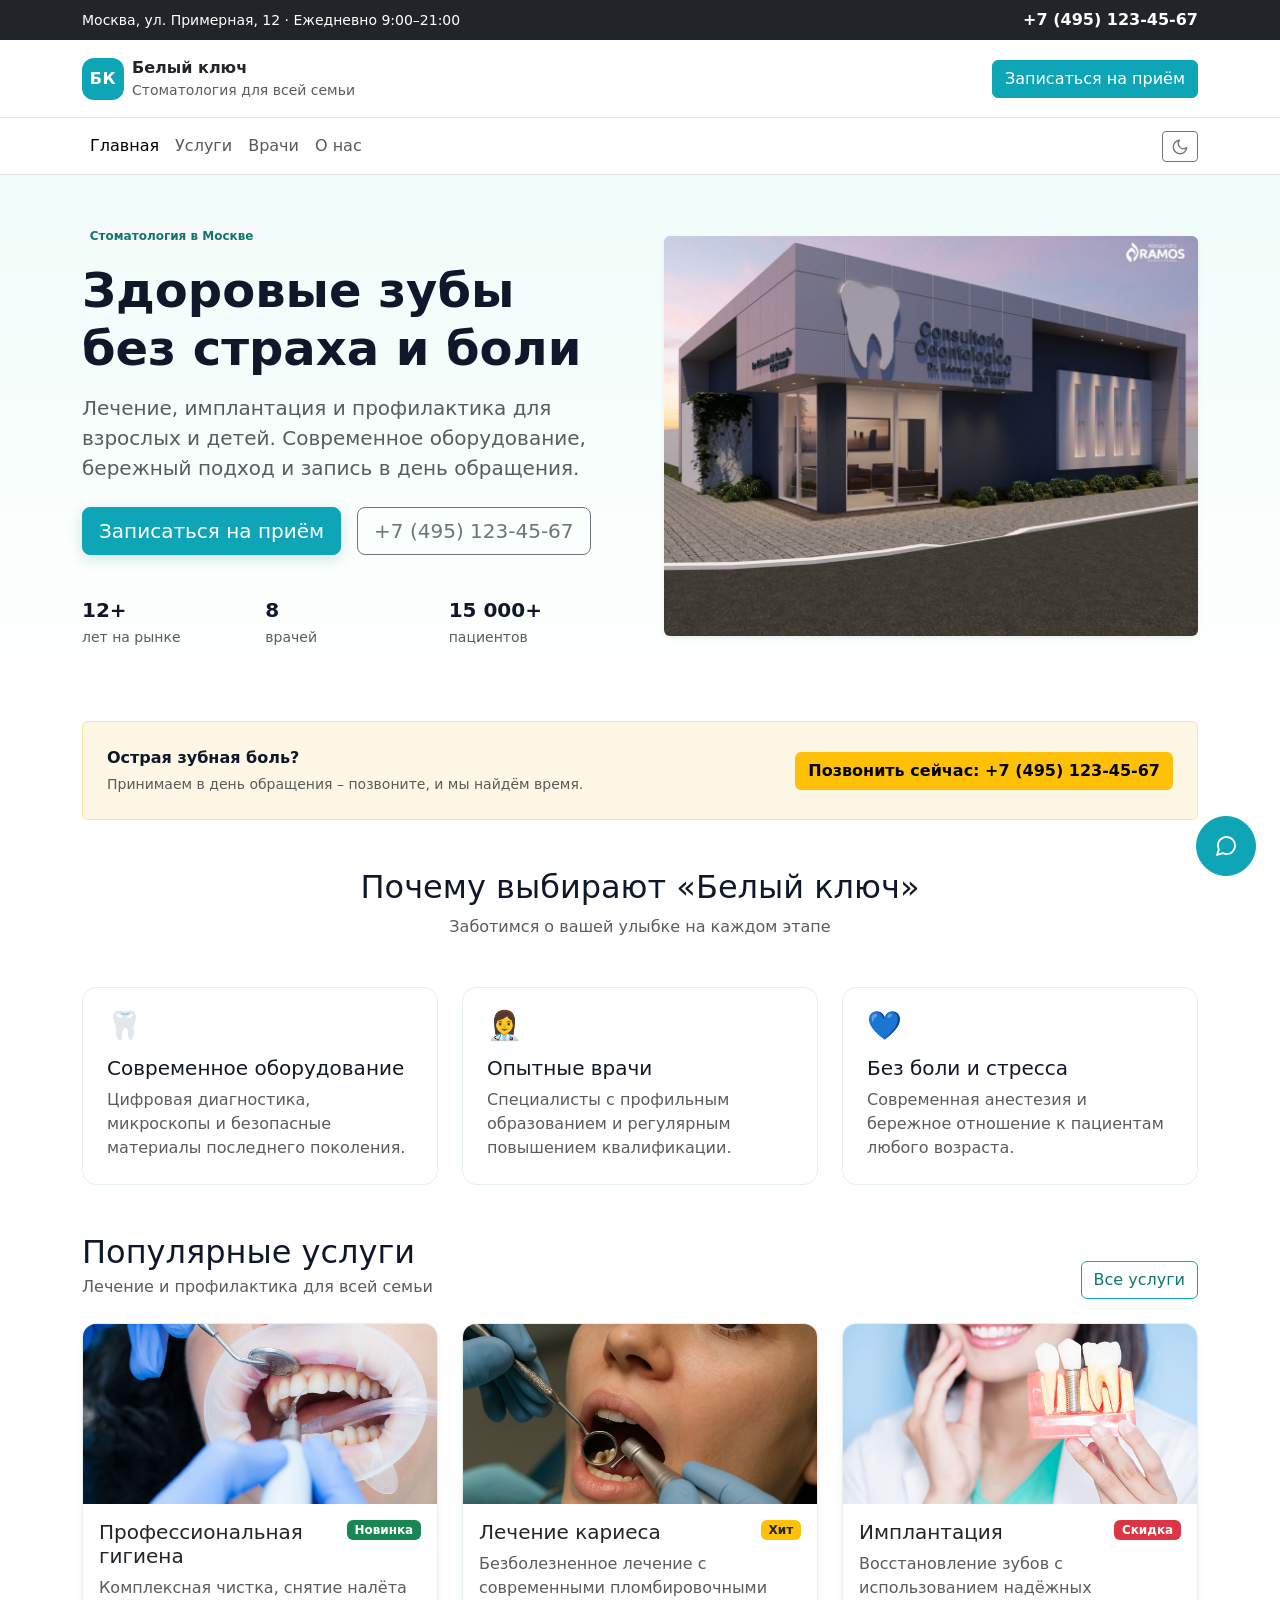
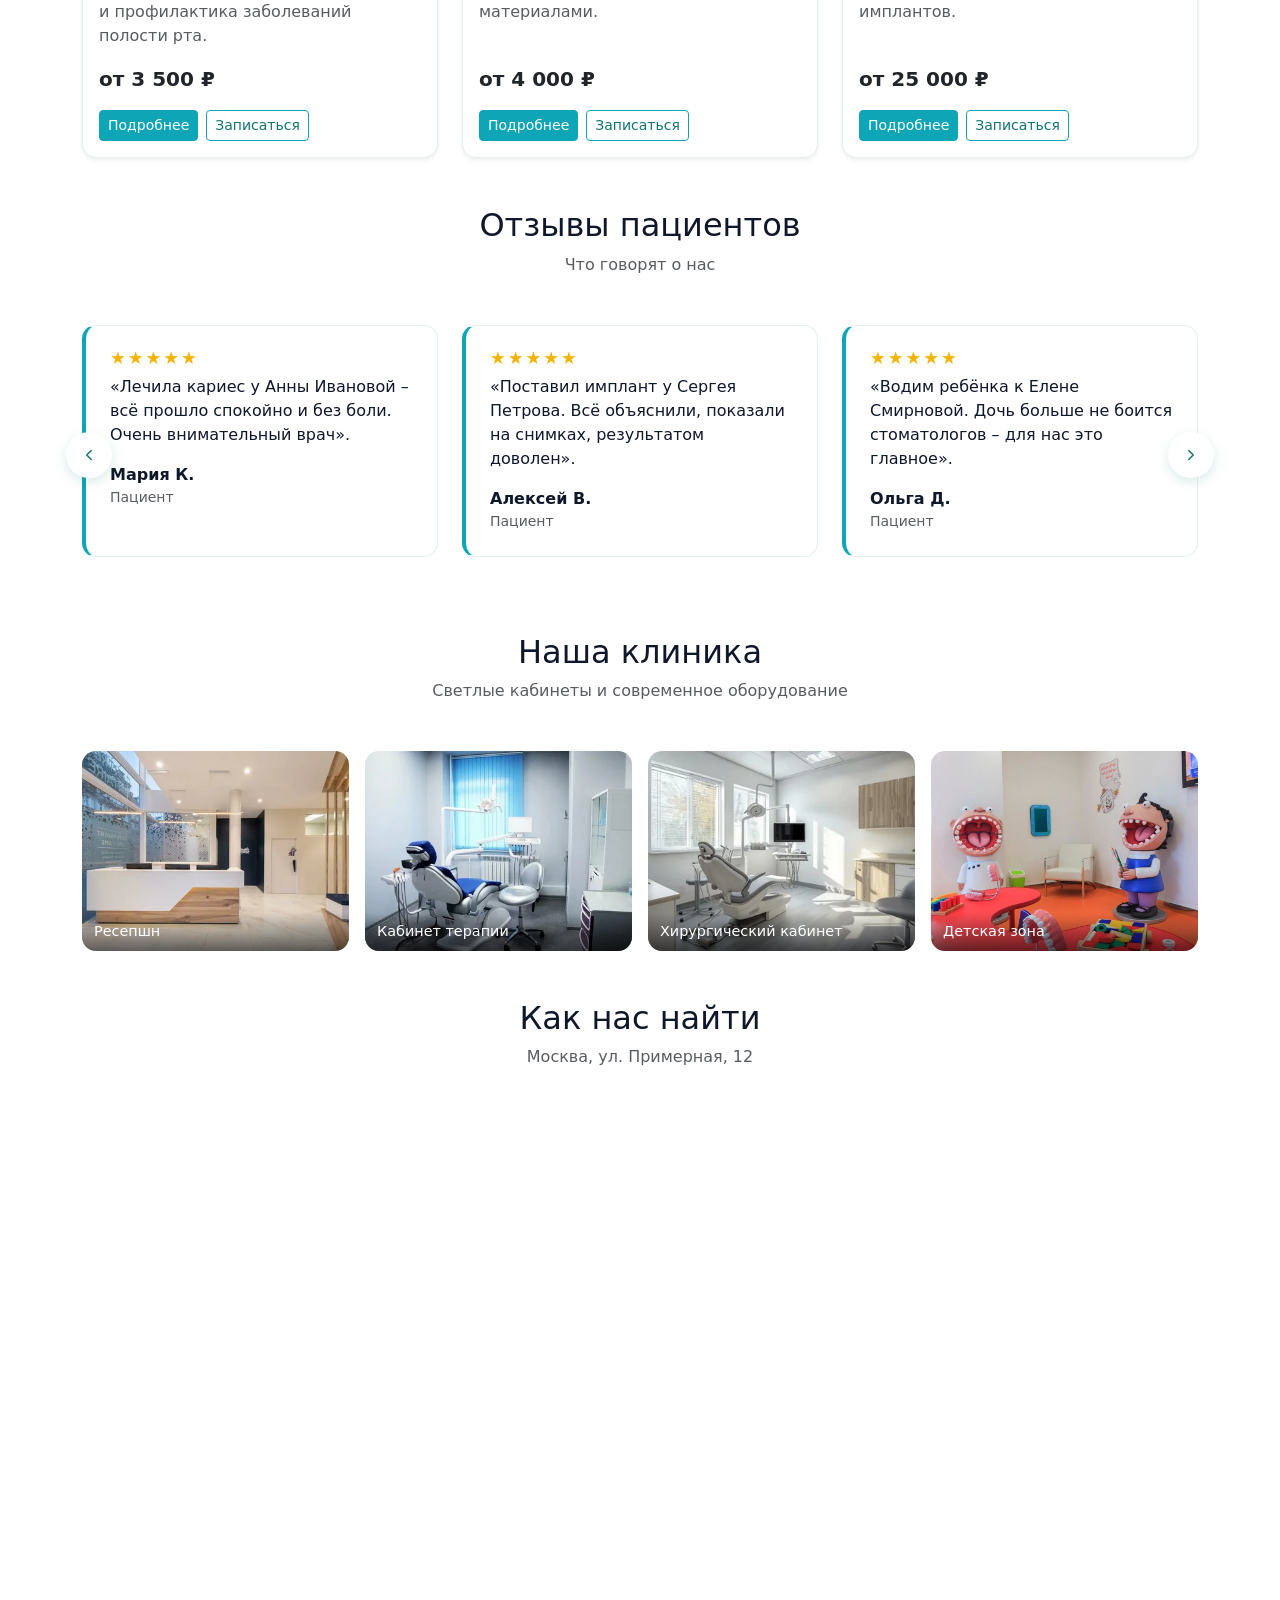
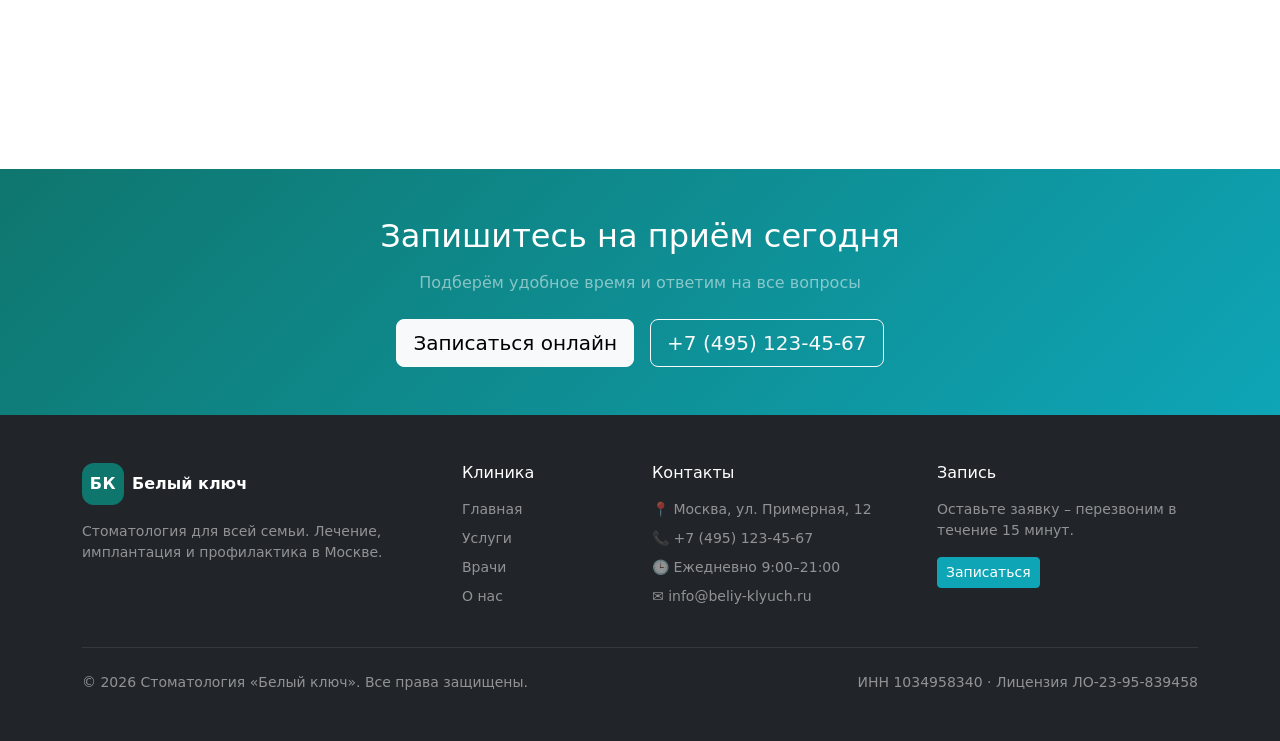
<file: index.html>
<!DOCTYPE html>
<html lang="ru">
<head>
  <meta charset="UTF-8">
  <meta name="viewport" content="width=device-width, initial-scale=1.0">
  <title>Стоматология «Белый ключ» – лечение, имплантация, гигиена</title>
  <meta name="description" content="Стоматология «Белый ключ»: лечение кариеса, имплантация, профессиональная гигиена и детская стоматология. Запись в день обращения.">
  <script src="js/theme-init.js"></script>
  <link href="https://cdn.jsdelivr.net/npm/bootstrap@5.3.3/dist/css/bootstrap.min.css" rel="stylesheet">
  <link rel="stylesheet" href="css/custom.css">
</head>
<body>

  <!-- ВЕРХНЯЯ ПАНЕЛЬ -->
  <div class="topbar bg-dark text-white py-2 d-none d-md-block">
    <div class="container">
      <div class="row align-items-center">
        <div class="col-md-6">
          <small>Москва, ул. Примерная, 12 · Ежедневно 9:00–21:00</small>
        </div>
        <div class="col-md-6 text-md-end">
          <a href="tel:+74951234567" class="text-white text-decoration-none fw-semibold">+7 (495) 123-45-67</a>
        </div>
      </div>
    </div>
  </div>

  <!-- ШАПКА -->
  <header class="bg-white border-bottom py-3">
    <div class="container">
      <div class="row align-items-center">
        <div class="col-8 col-md-6">
          <a href="index.html" class="d-flex align-items-center text-decoration-none">
            <span class="brand-mark me-2">БК</span>
            <span>
              <span class="d-block fw-bold text-dark">Белый ключ</span>
              <small class="text-muted d-none d-sm-block">Стоматология для всей семьи</small>
            </span>
          </a>
        </div>
        <div class="col-4 col-md-6 text-end">
          <button type="button" class="btn btn-clinic d-none d-md-inline-block"
                  data-bs-toggle="modal" data-bs-target="#feedbackModal">
            Записаться на приём
          </button>
          <button type="button" class="btn btn-clinic btn-sm d-md-none"
                  data-bs-toggle="modal" data-bs-target="#feedbackModal">
            Запись
          </button>
        </div>
      </div>
    </div>
  </header>

  <!-- НАВИГАЦИЯ -->
  <nav class="navbar navbar-expand-lg navbar-light bg-white border-bottom sticky-top">
    <div class="container">
      <button class="navbar-toggler" type="button" data-bs-toggle="collapse" data-bs-target="#mainNavbar"
              aria-controls="mainNavbar" aria-expanded="false" aria-label="Переключить навигацию">
        <span class="navbar-toggler-icon"></span>
      </button>

      <div class="collapse navbar-collapse" id="mainNavbar">
        <ul class="navbar-nav me-auto">
          <li class="nav-item"><a class="nav-link active" aria-current="page" href="index.html">Главная</a></li>
          <li class="nav-item"><a class="nav-link" href="catalog.html">Услуги</a></li>
          <li class="nav-item"><a class="nav-link" href="doctors.html">Врачи</a></li>
          <li class="nav-item"><a class="nav-link" href="about.html">О нас</a></li>
        </ul>
        <a href="tel:+74951234567" class="btn btn-outline-clinic btn-sm d-lg-none mt-2">
          Позвонить: +7 (495) 123-45-67
        </a>
      </div>

      <button class="btn btn-outline-secondary btn-sm theme-toggle" type="button"
              id="themeToggle" aria-label="Переключить тему">
        <!-- Солнце (видно в тёмной теме) -->
        <svg class="icon-sun" width="18" height="18" viewBox="0 0 24 24" fill="none" aria-hidden="true">
          <circle cx="12" cy="12" r="4" stroke="currentColor" stroke-width="1.8"/>
          <path d="M12 2v2M12 20v2M4.93 4.93l1.41 1.41M17.66 17.66l1.41 1.41M2 12h2M20 12h2M4.93 19.07l1.41-1.41M17.66 6.34l1.41-1.41"
                stroke="currentColor" stroke-width="1.8" stroke-linecap="round"/>
        </svg>
        <!-- Луна (видно в светлой теме) -->
        <svg class="icon-moon" width="18" height="18" viewBox="0 0 24 24" fill="none" aria-hidden="true">
          <path d="M21 12.8A9 9 0 1 1 11.2 3a7 7 0 0 0 9.8 9.8z"
                stroke="currentColor" stroke-width="1.8" stroke-linecap="round" stroke-linejoin="round"/>
        </svg>
      </button>
    </div>
  </nav>

  <main>

    <!-- HERO -->
    <section class="hero-section">
      <div class="container py-5">
        <div class="row align-items-center g-5">
          <div class="col-12 col-lg-6">
            <span class="badge bg-light text-clinic mb-3">Стоматология в Москве</span>
            <h1 class="display-5 fw-bold mb-3">Здоровые зубы<br>без страха и боли</h1>
            <p class="lead text-muted mb-4">
              Лечение, имплантация и профилактика для взрослых и детей.
              Современное оборудование, бережный подход и запись в день обращения.
            </p>
            <div class="d-flex gap-3 flex-wrap">
              <button type="button" class="btn btn-clinic btn-lg hero-cta"
                      data-bs-toggle="modal" data-bs-target="#feedbackModal">
                Записаться на приём
              </button>
              <a href="tel:+74951234567" class="btn btn-outline-secondary btn-lg">+7 (495) 123-45-67</a>
            </div>
            <div class="row g-3 mt-4">
              <div class="col-4">
                <div class="fw-bold fs-5 count" data-count="12" data-suffix="+">0</div>
                <small class="text-muted">лет на рынке</small>
              </div>
              <div class="col-4">
                <div class="fw-bold fs-5 count" data-count="8">0</div>
                <small class="text-muted">врачей</small>
              </div>
              <div class="col-4">
                <div class="fw-bold fs-5 count" data-count="15000" data-suffix="+">0</div>
                <small class="text-muted">пациентов</small>
              </div>
            </div>
          </div>
          <div class="col-12 col-lg-6">
            <img src="images/hero-clinic.jpg" alt="Приём в стоматологии «Белый ключ»"
                 class="img-fluid rounded shadow-sm w-100 hero-img"
                 onerror="this.style.display='none'; this.nextElementSibling.style.display='flex';">
            <div class="placeholder-box rounded shadow-sm align-items-center justify-content-center" style="display:none;">
              <span class="text-muted">Фото клиники / приёма</span>
            </div>
          </div>
        </div>
      </div>
    </section>

    <!-- СРОЧНАЯ ПОМОЩЬ -->
    <section class="container my-4">
      <div class="urgent-bar d-flex flex-column flex-md-row align-items-md-center justify-content-between gap-3 p-4 rounded">
        <div>
          <div class="fw-bold mb-1">Острая зубная боль?</div>
          <div class="text-muted small">Принимаем в день обращения – позвоните, и мы найдём время.</div>
        </div>
        <a href="tel:+74951234567" class="btn btn-warning fw-semibold">Позвонить сейчас: +7 (495) 123-45-67</a>
      </div>
    </section>

    <!-- ПРЕИМУЩЕСТВА -->
    <section class="container my-5">
      <h2 class="text-center mb-2">Почему выбирают «Белый ключ»</h2>
      <p class="text-center text-muted mb-5">Заботимся о вашей улыбке на каждом этапе</p>
      <div class="row g-4">
        <div class="col-12 col-md-4 reveal">
          <div class="feature-card p-4 h-100">
            <div class="feature-icon">🦷</div>
            <h3 class="h5 mt-3">Современное оборудование</h3>
            <p class="mb-0 text-muted">Цифровая диагностика, микроскопы и безопасные материалы последнего поколения.</p>
          </div>
        </div>
        <div class="col-12 col-md-4 reveal">
          <div class="feature-card p-4 h-100">
            <div class="feature-icon">👩‍⚕️</div>
            <h3 class="h5 mt-3">Опытные врачи</h3>
            <p class="mb-0 text-muted">Специалисты с профильным образованием и регулярным повышением квалификации.</p>
          </div>
        </div>
        <div class="col-12 col-md-4 reveal">
          <div class="feature-card p-4 h-100">
            <div class="feature-icon">💙</div>
            <h3 class="h5 mt-3">Без боли и стресса</h3>
            <p class="mb-0 text-muted">Современная анестезия и бережное отношение к пациентам любого возраста.</p>
          </div>
        </div>
      </div>
    </section>

    <!-- ПОПУЛЯРНЫЕ УСЛУГИ -->
    <section class="container my-5" id="services">
      <div class="d-flex justify-content-between align-items-end mb-4 flex-wrap gap-2">
        <div>
          <h2 class="mb-1">Популярные услуги</h2>
          <p class="text-muted mb-0">Лечение и профилактика для всей семьи</p>
        </div>
        <a class="btn btn-outline-clinic" href="catalog.html">Все услуги</a>
      </div>

      <div class="row g-4">

        <div class="col-12 col-md-6 col-lg-4 reveal">
          <div class="card service-card h-100 shadow-sm">
            <img src="images/service-hygiene.jpg" class="card-img-top" alt="Профессиональная гигиена"
                 onerror="this.style.display='none'">
            <div class="card-body d-flex flex-column">
              <div class="d-flex justify-content-between align-items-start mb-2">
                <h3 class="card-title h5 mb-0">Профессиональная гигиена</h3>
                <span class="badge bg-success">Новинка</span>
              </div>
              <p class="card-text text-muted">Комплексная чистка, снятие налёта и профилактика заболеваний полости рта.</p>
              <p class="fw-bold fs-5 mt-auto mb-3">от 3 500 ₽</p>
              <div class="d-flex gap-2">
                <a href="product.html" class="btn btn-clinic btn-sm">Подробнее</a>
                <button type="button" class="btn btn-outline-clinic btn-sm"
                        data-bs-toggle="modal" data-bs-target="#feedbackModal"
                        data-service="hygiene">Записаться</button>
              </div>
            </div>
          </div>
        </div>

        <div class="col-12 col-md-6 col-lg-4 reveal">
          <div class="card service-card h-100 shadow-sm">
            <img src="images/service-caries.jpg" class="card-img-top" alt="Лечение кариеса"
                 onerror="this.style.display='none'">
            <div class="card-body d-flex flex-column">
              <div class="d-flex justify-content-between align-items-start mb-2">
                <h3 class="card-title h5 mb-0">Лечение кариеса</h3>
                <span class="badge bg-warning text-dark">Хит</span>
              </div>
              <p class="card-text text-muted">Безболезненное лечение с современными пломбировочными материалами.</p>
              <p class="fw-bold fs-5 mt-auto mb-3">от 4 000 ₽</p>
              <div class="d-flex gap-2">
                <a href="product.html" class="btn btn-clinic btn-sm">Подробнее</a>
                <button type="button" class="btn btn-outline-clinic btn-sm"
                        data-bs-toggle="modal" data-bs-target="#feedbackModal"
                        data-service="caries">Записаться</button>
              </div>
            </div>
          </div>
        </div>

        <div class="col-12 col-md-6 col-lg-4 reveal">
          <div class="card service-card h-100 shadow-sm">
            <img src="images/service-implant.jpg" class="card-img-top" alt="Имплантация"
                 onerror="this.style.display='none'">
            <div class="card-body d-flex flex-column">
              <div class="d-flex justify-content-between align-items-start mb-2">
                <h3 class="card-title h5 mb-0">Имплантация</h3>
                <span class="badge bg-danger">Скидка</span>
              </div>
              <p class="card-text text-muted">Восстановление зубов с использованием надёжных имплантов.</p>
              <p class="fw-bold fs-5 mt-auto mb-3">от 25 000 ₽</p>
              <div class="d-flex gap-2">
                <a href="product.html" class="btn btn-clinic btn-sm">Подробнее</a>
                <button type="button" class="btn btn-outline-clinic btn-sm"
                        data-bs-toggle="modal" data-bs-target="#feedbackModal"
                        data-service="implant">Записаться</button>
              </div>
            </div>
          </div>
        </div>

      </div>
    </section>

    <!-- ОТЗЫВЫ: карусель -->
    <section class="container my-5">
      <h2 class="text-center mb-2">Отзывы пациентов</h2>
      <p class="text-center text-muted mb-5">Что говорят о нас</p>

      <div id="reviewsCarousel" class="carousel slide" data-bs-ride="carousel">
        <div class="carousel-inner">

          <div class="carousel-item active">
            <div class="row g-4">
              <div class="col-12 col-md-4">
                <div class="review-card p-4 h-100">
                  <div class="review-stars mb-2" aria-label="Оценка 5 из 5">★★★★★</div>
                  <p class="mb-3">«Лечила кариес у Анны Ивановой – всё прошло спокойно и без боли. Очень внимательный врач».</p>
                  <div class="fw-semibold">Мария К.</div>
                  <small class="text-muted">Пациент</small>
                </div>
              </div>
              <div class="col-12 col-md-4">
                <div class="review-card p-4 h-100">
                  <div class="review-stars mb-2" aria-label="Оценка 5 из 5">★★★★★</div>
                  <p class="mb-3">«Поставил имплант у Сергея Петрова. Всё объяснили, показали на снимках, результатом доволен».</p>
                  <div class="fw-semibold">Алексей В.</div>
                  <small class="text-muted">Пациент</small>
                </div>
              </div>
              <div class="col-12 col-md-4">
                <div class="review-card p-4 h-100">
                  <div class="review-stars mb-2" aria-label="Оценка 5 из 5">★★★★★</div>
                  <p class="mb-3">«Водим ребёнка к Елене Смирновой. Дочь больше не боится стоматологов – для нас это главное».</p>
                  <div class="fw-semibold">Ольга Д.</div>
                  <small class="text-muted">Пациент</small>
                </div>
              </div>
            </div>
          </div>

          <div class="carousel-item">
            <div class="row g-4">
              <div class="col-12 col-md-4">
                <div class="review-card p-4 h-100">
                  <div class="review-stars mb-2" aria-label="Оценка 4 из 5">★★★★☆</div>
                  <p class="mb-3">«Профгигиена у Натальи Волковой – быстро, аккуратно и с рекомендациями по уходу».</p>
                  <div class="fw-semibold">Ирина П.</div>
                  <small class="text-muted">Пациент</small>
                </div>
              </div>
              <div class="col-12 col-md-4">
                <div class="review-card p-4 h-100">
                  <div class="review-stars mb-2" aria-label="Оценка 5 из 5">★★★★★</div>
                  <p class="mb-3">«Ставили коронку у Дмитрия Козлова. Аккуратно, без спешки, всё по срокам».</p>
                  <div class="fw-semibold">Виктор Н.</div>
                  <small class="text-muted">Пациент</small>
                </div>
              </div>
              <div class="col-12 col-md-4">
                <div class="review-card p-4 h-100">
                  <div class="review-stars mb-2" aria-label="Оценка 4 из 5">★★★★☆</div>
                  <p class="mb-3">«Брекеты у Ольги Новиковой – всё понятно объяснили, результат уже виден».</p>
                  <div class="fw-semibold">Анна С.</div>
                  <small class="text-muted">Пациент</small>
                </div>
              </div>
            </div>
          </div>

        </div>

        <button class="review-btn review-btn-side review-btn-prev" type="button"
                data-bs-target="#reviewsCarousel" data-bs-slide="prev" aria-label="Предыдущий отзыв">
          <svg width="18" height="18" viewBox="0 0 24 24" fill="none" aria-hidden="true">
            <path d="M15 6l-6 6 6 6" stroke="currentColor" stroke-width="2"
                  stroke-linecap="round" stroke-linejoin="round"/>
          </svg>
        </button>

        <button class="review-btn review-btn-side review-btn-next" type="button"
                data-bs-target="#reviewsCarousel" data-bs-slide="next" aria-label="Следующий отзыв">
          <svg width="18" height="18" viewBox="0 0 24 24" fill="none" aria-hidden="true">
            <path d="M9 6l6 6-6 6" stroke="currentColor" stroke-width="2"
                  stroke-linecap="round" stroke-linejoin="round"/>
          </svg>
        </button>
      </div>
    </section>

    <!-- ГАЛЕРЕЯ КЛИНИКИ -->
    <section class="container my-5">
      <h2 class="text-center mb-2">Наша клиника</h2>
      <p class="text-center text-muted mb-5">Светлые кабинеты и современное оборудование</p>
      <div class="row g-3">

        <div class="col-6 col-lg-3">
          <div class="gallery-item">
            <img src="images/gallery-reception.jpg" alt="Ресепшн клиники «Белый ключ»"
                 class="gallery-img"
                 onerror="this.style.display='none'; this.parentElement.classList.add('gallery-empty');">
            <span class="gallery-label">Ресепшн</span>
          </div>
        </div>

        <div class="col-6 col-lg-3">
          <div class="gallery-item">
            <img src="images/gallery-therapy.jpg" alt="Кабинет терапии"
                 class="gallery-img"
                 onerror="this.style.display='none'; this.parentElement.classList.add('gallery-empty');">
            <span class="gallery-label">Кабинет терапии</span>
          </div>
        </div>

        <div class="col-6 col-lg-3">
          <div class="gallery-item">
            <img src="images/gallery-surgery.jpg" alt="Хирургический кабинет"
                 class="gallery-img"
                 onerror="this.style.display='none'; this.parentElement.classList.add('gallery-empty');">
            <span class="gallery-label">Хирургический кабинет</span>
          </div>
        </div>

        <div class="col-6 col-lg-3">
          <div class="gallery-item">
            <img src="images/gallery-kids.jpg" alt="Детская зона"
                 class="gallery-img"
                 onerror="this.style.display='none'; this.parentElement.classList.add('gallery-empty');">
            <span class="gallery-label">Детская зона</span>
          </div>
        </div>

      </div>
    </section>

    <!-- ЯНДЕКС КАРТА -->
    <section class="container my-5">
      <h2 class="text-center mb-2">Как нас найти</h2>
      <p class="text-center text-muted mb-4">Москва, ул. Примерная, 12</p>

      <div class="ratio ratio-16x9">
        <iframe src="https://yandex.ru/map-widget/v1/?um=constructor%3A31bf236b1803d0ca9fa7ec6ab735c7579c7017f54c3128feb34c0199336434df&amp;source=constructor"
                title="Стоматология «Белый ключ» на карте"
                frameborder="0"
                allowfullscreen
                loading="lazy"></iframe>
      </div>
    </section>

    <!-- CTA -->
    <section class="cta-section py-5">
      <div class="container text-center">
        <h2 class="text-white mb-3">Запишитесь на приём сегодня</h2>
        <p class="text-white-50 mb-4">Подберём удобное время и ответим на все вопросы</p>
        <div class="d-flex gap-3 justify-content-center flex-wrap">
          <button type="button" class="btn btn-light btn-lg"
                  data-bs-toggle="modal" data-bs-target="#feedbackModal">
            Записаться онлайн
          </button>
          <a href="tel:+74951234567" class="btn btn-outline-light btn-lg">+7 (495) 123-45-67</a>
        </div>
      </div>
    </section>

  </main>

  <!-- ПОДВАЛ -->
  <footer class="bg-dark text-white-50 py-5">
    <div class="container">
      <div class="row g-4">
        <div class="col-12 col-md-4">
          <div class="d-flex align-items-center mb-3">
            <span class="brand-mark brand-mark-dark me-2">БК</span>
            <span class="fw-bold text-white">Белый ключ</span>
          </div>
          <p class="small mb-0">Стоматология для всей семьи. Лечение, имплантация и профилактика в Москве.</p>
        </div>
        <div class="col-6 col-md-2">
          <h4 class="h6 text-white mb-3">Клиника</h4>
          <ul class="list-unstyled small">
            <li class="mb-2"><a href="index.html" class="text-white-50 text-decoration-none">Главная</a></li>
            <li class="mb-2"><a href="catalog.html" class="text-white-50 text-decoration-none">Услуги</a></li>
            <li class="mb-2"><a href="doctors.html" class="text-white-50 text-decoration-none">Врачи</a></li>
            <li class="mb-2"><a href="about.html" class="text-white-50 text-decoration-none">О нас</a></li>
          </ul>
        </div>
        <div class="col-6 col-md-3">
          <h4 class="h6 text-white mb-3">Контакты</h4>
          <ul class="list-unstyled small">
            <li class="mb-2">📍 Москва, ул. Примерная, 12</li>
            <li class="mb-2">📞 +7 (495) 123-45-67</a></li>
            <li class="mb-2">🕒 Ежедневно 9:00–21:00</li>
            <li class="mb-2">✉️ info@beliy-klyuch.ru</li>
          </ul>
        </div>
        <div class="col-12 col-md-3">
          <h4 class="h6 text-white mb-3">Запись</h4>
          <p class="small">Оставьте заявку – перезвоним в течение 15 минут.</p>
          <button type="button" class="btn btn-clinic btn-sm"
                  data-bs-toggle="modal" data-bs-target="#feedbackModal">
            Записаться
          </button>
        </div>
      </div>

      <hr class="border-secondary my-4">

      <div class="d-flex flex-column flex-md-row justify-content-between small">
        <span>© 2026 Стоматология «Белый ключ». Все права защищены.</span>
        <span>ИНН 1034958340 · Лицензия ЛО-23-95-839458</span>
      </div>
    </div>
  </footer>

  <!-- КНОПКА ЧАТА -->
  <button class="btn btn-clinic rounded-circle position-fixed bottom-0 end-0 m-4 chat-toggle"
          type="button"
          data-bs-toggle="offcanvas"
          data-bs-target="#chatPanel"
          aria-controls="chatPanel"
          aria-label="Открыть чат с консультантом">
    <svg width="24" height="24" viewBox="0 0 24 24" fill="none" aria-hidden="true">
      <path d="M21 11.5a8.38 8.38 0 0 1-.9 3.8 8.5 8.5 0 0 1-7.6 4.7 8.38 8.38 0 0 1-3.8-.9L3 21l1.9-5.7a8.38 8.38 0 0 1-.9-3.8 8.5 8.5 0 0 1 4.7-7.6 8.38 8.38 0 0 1 3.8-.9h.5a8.48 8.48 0 0 1 8 8v.5z"
            stroke="currentColor" stroke-width="1.8" stroke-linecap="round" stroke-linejoin="round"/>
    </svg>
  </button>

  <!-- ПАНЕЛЬ ЧАТА -->
  <div class="offcanvas offcanvas-end chat-panel" tabindex="-1" id="chatPanel" aria-labelledby="chatPanelLabel">
    <div class="offcanvas-header border-bottom">
      <div class="d-flex align-items-center gap-2">
        <span class="chat-avatar">К</span>
        <div>
          <h5 class="offcanvas-title mb-0" id="chatPanelLabel">Консультант</h5>
          <small class="text-muted">Онлайн · отвечает за ~1 минуту</small>
        </div>
      </div>
      <button type="button" class="btn-close" data-bs-dismiss="offcanvas" aria-label="Закрыть"></button>
    </div>

    <div class="offcanvas-body d-flex flex-column p-0">
      <div class="flex-grow-1 p-3 chat-messages" id="chatMessages">
        <div class="chat-msg chat-msg-bot mb-3">
          <div class="chat-bubble">Здравствуйте! Чем могу помочь?</div>
        </div>
        <div class="chat-msg chat-msg-bot mb-3">
          <div class="chat-bubble">Могу подсказать по услугам, ценам и записи на приём.</div>
        </div>
      </div>

      <div class="border-top p-3">
        <form id="chatForm" class="input-group">
          <input type="text" class="form-control" id="chatInput"
                 placeholder="Напишите сообщение..." autocomplete="off" required>
          <button class="btn btn-clinic" type="submit" aria-label="Отправить">
            <svg width="18" height="18" viewBox="0 0 24 24" fill="none" aria-hidden="true">
              <path d="M22 2L11 13M22 2l-7 20-4-9-9-4 20-7z"
                    stroke="currentColor" stroke-width="1.8"
                    stroke-linecap="round" stroke-linejoin="round"/>
            </svg>
          </button>
        </form>
      </div>
    </div>
  </div>

  <!-- МОДАЛЬНАЯ ФОРМА -->
  <div class="modal fade" id="feedbackModal" tabindex="-1" aria-labelledby="feedbackModalLabel" aria-hidden="true">
    <div class="modal-dialog modal-dialog-centered modal-lg">
      <div class="modal-content">
        <div class="modal-header">
          <h2 class="modal-title h5" id="feedbackModalLabel">Запись на приём</h2>
          <button type="button" class="btn-close" data-bs-dismiss="modal" aria-label="Закрыть"></button>
        </div>
        <div class="modal-body">
          <p class="text-muted small mb-3">Оставьте контакты – перезвоним в течение 15 минут и подтвердим время.</p>
          <form id="orderForm">
            <div class="row g-3">
              <div class="col-12 col-md-6">
                <label for="order-name" class="form-label">Имя *</label>
                <input id="order-name" name="name" type="text" class="form-control" required>
              </div>
              <div class="col-12 col-md-6">
                <label for="order-phone" class="form-label">Телефон *</label>
                <div class="input-group">
                  <span class="input-group-text">+7</span>
                  <input id="order-phone" name="phone" type="tel" class="form-control" placeholder="900 000-00-00" required>
                </div>
              </div>
              <div class="col-12 col-md-6">
                <label for="order-email" class="form-label">E-mail</label>
                <input id="order-email" name="email" type="email" class="form-control">
              </div>
              <div class="col-12 col-md-6">
                <label for="order-service" class="form-label">Услуга</label>
                <select id="order-service" name="service" class="form-select">
                  <option value="" selected>Не выбрана</option>
                  <option value="hygiene">Профессиональная гигиена</option>
                  <option value="caries">Лечение кариеса</option>
                  <option value="implant">Имплантация</option>
                  <option value="whitening">Отбеливание зубов</option>
                  <option value="braces">Брекет-системы</option>
                  <option value="kids">Детская стоматология</option>
                  <option value="prosthetics">Протезирование</option>
                  <option value="microscope">Лечение под микроскопом</option>
                </select>
              </div>
              <div class="col-12 col-md-6">
                <label for="order-doctor" class="form-label">Врач</label>
                <select id="order-doctor" name="doctor" class="form-select">
                  <option value="" selected>Не выбран</option>
                  <option value="anna-ivanova">Анна Иванова – терапевт</option>
                  <option value="sergey-petrov">Сергей Петров – хирург-имплантолог</option>
                  <option value="elena-smirnova">Елена Смирнова – детский стоматолог</option>
                  <option value="dmitry-kozlov">Дмитрий Козлов – ортопед</option>
                  <option value="olga-novikova">Ольга Новикова – ортодонт</option>
                  <option value="igor-morozov">Игорь Морозов – пародонтолог</option>
                  <option value="natalia-volkova">Наталья Волкова – гигиенист</option>
                  <option value="pavel-sokolov">Павел Соколов – эндодонтист</option>
                </select>
              </div>
              <div class="col-12 col-md-6">
                <label for="order-date" class="form-label">Желаемая дата</label>
                <input id="order-date" name="date" type="date" class="form-control">
              </div>
              <div class="col-12">
                <label for="order-comment" class="form-label">Комментарий</label>
                <textarea id="order-comment" name="comment" class="form-control" rows="3"></textarea>
              </div>
              <div class="col-12">
                <div class="form-check">
                  <input id="order-agree" class="form-check-input" type="checkbox" required>
                  <label class="form-check-label" for="order-agree">Согласен на обработку данных *</label>
                </div>
              </div>
            </div>
          </form>
        </div>
        <div class="modal-footer">
          <button type="button" class="btn btn-outline-secondary" data-bs-dismiss="modal">Отмена</button>
          <button type="submit" form="orderForm" class="btn btn-clinic">Отправить</button>
        </div>
      </div>
    </div>
  </div>
  <script src="https://cdn.jsdelivr.net/npm/bootstrap@5.3.3/dist/js/bootstrap.bundle.min.js"></script>
  <script src="js/main.js"></script>
  <script src="js/theme.js"></script>
  <script src="js/chat.js"></script>
  <script src="js/feedback-modal.js"></script>
  <script src="js/reveal.js"></script>
  <script src="js/counters.js"></script>
</body>
</html>
</file>
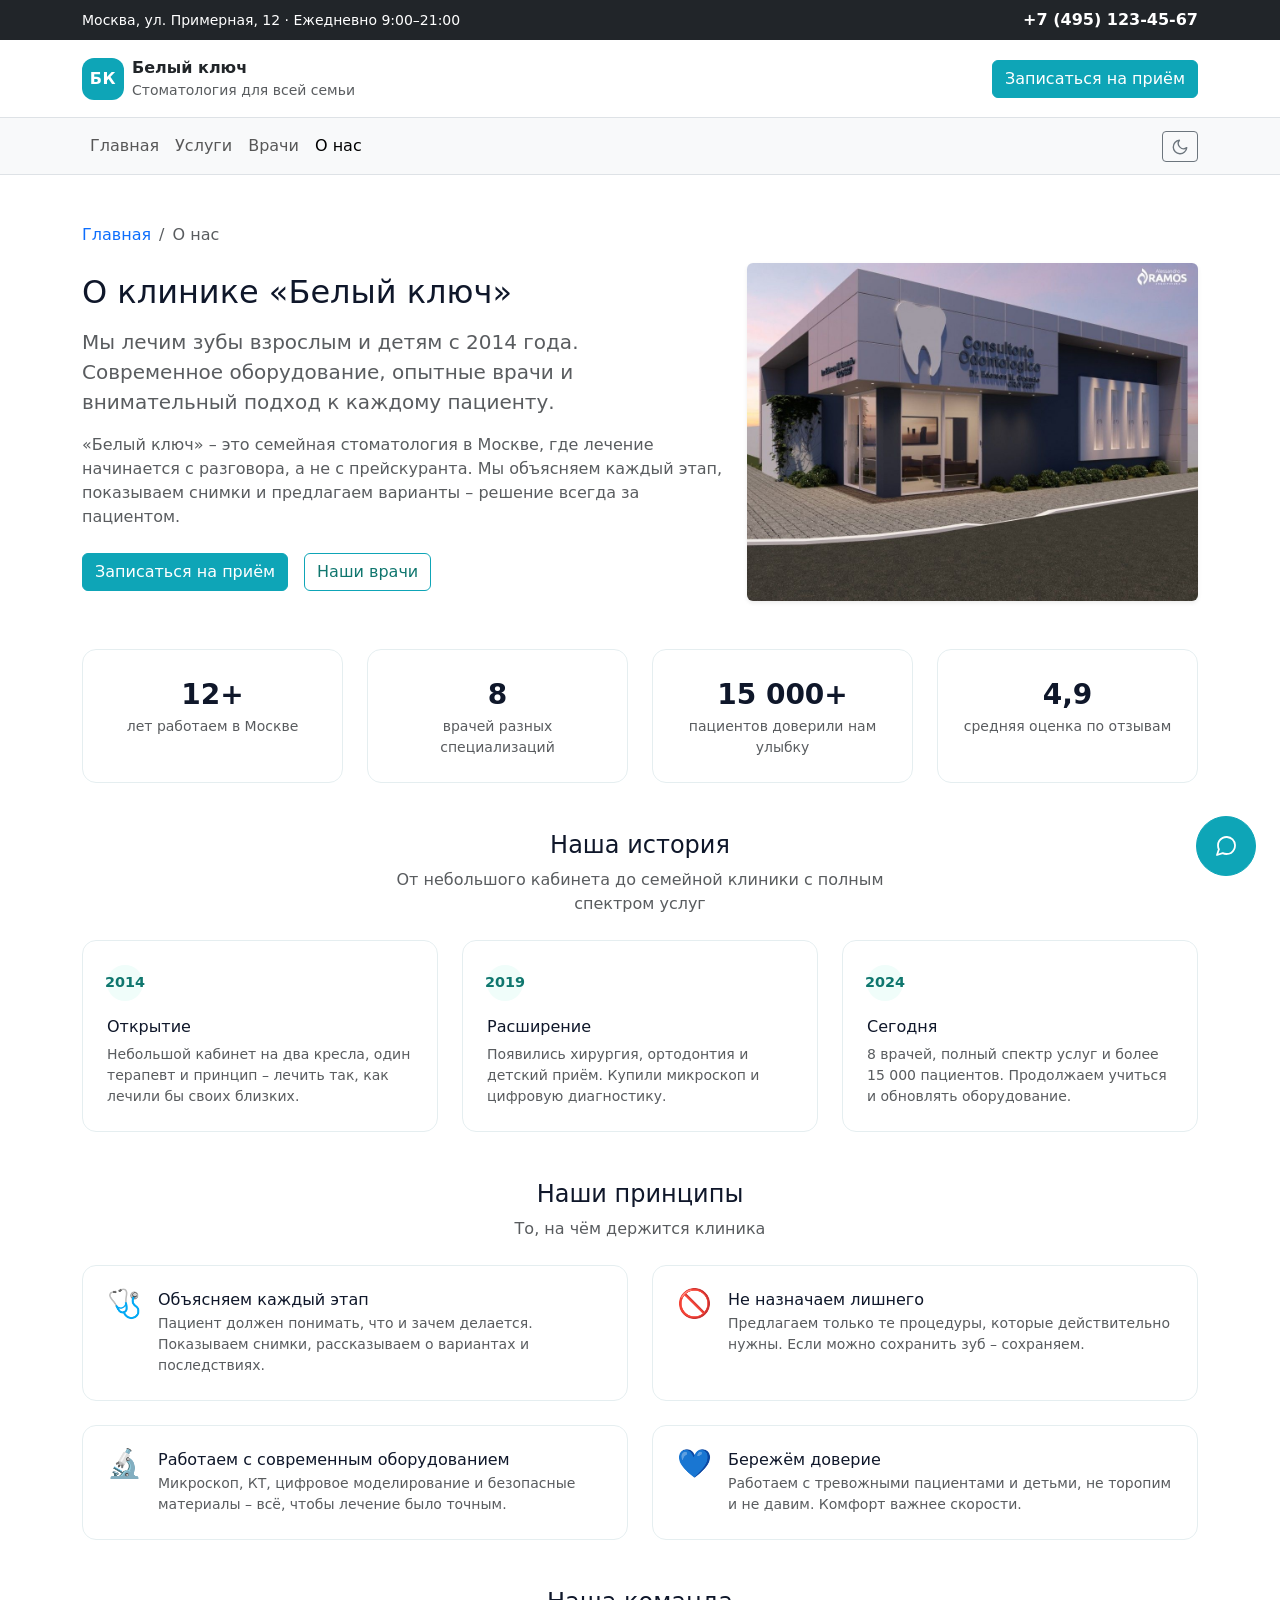
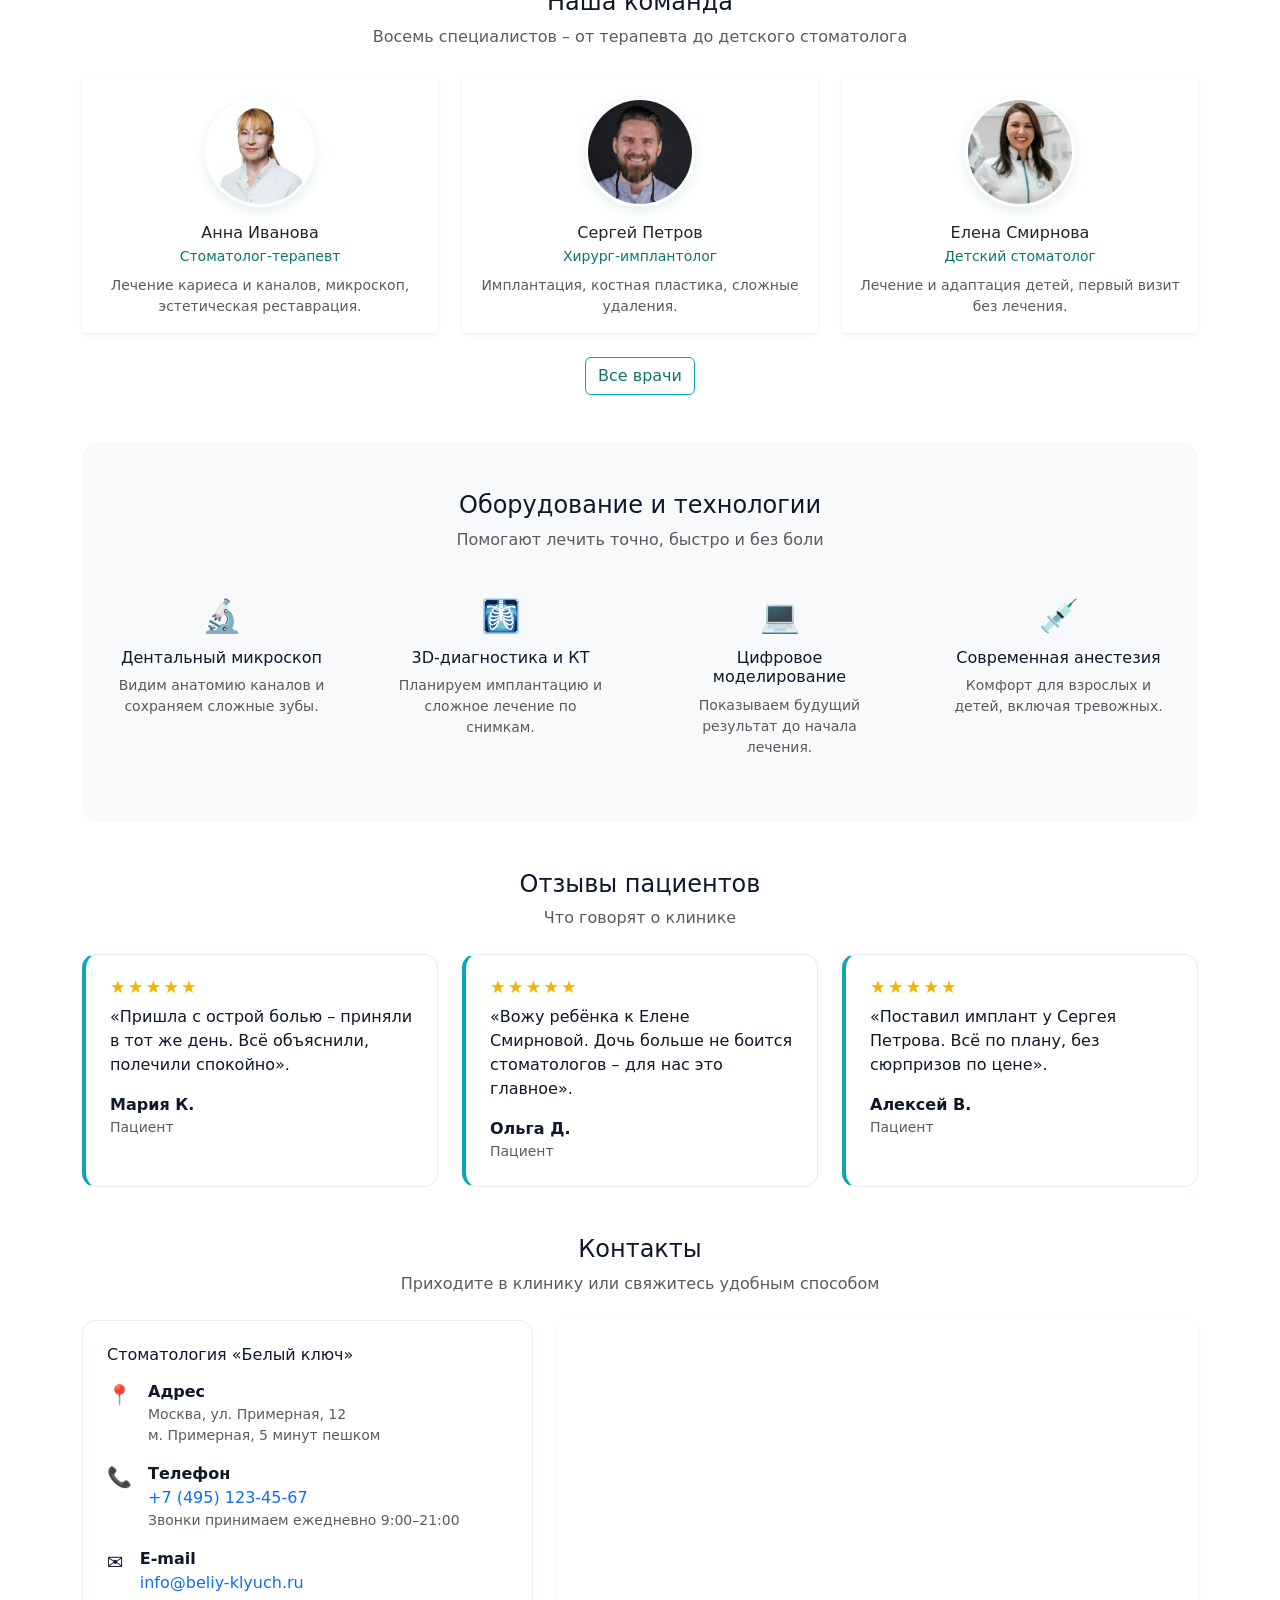
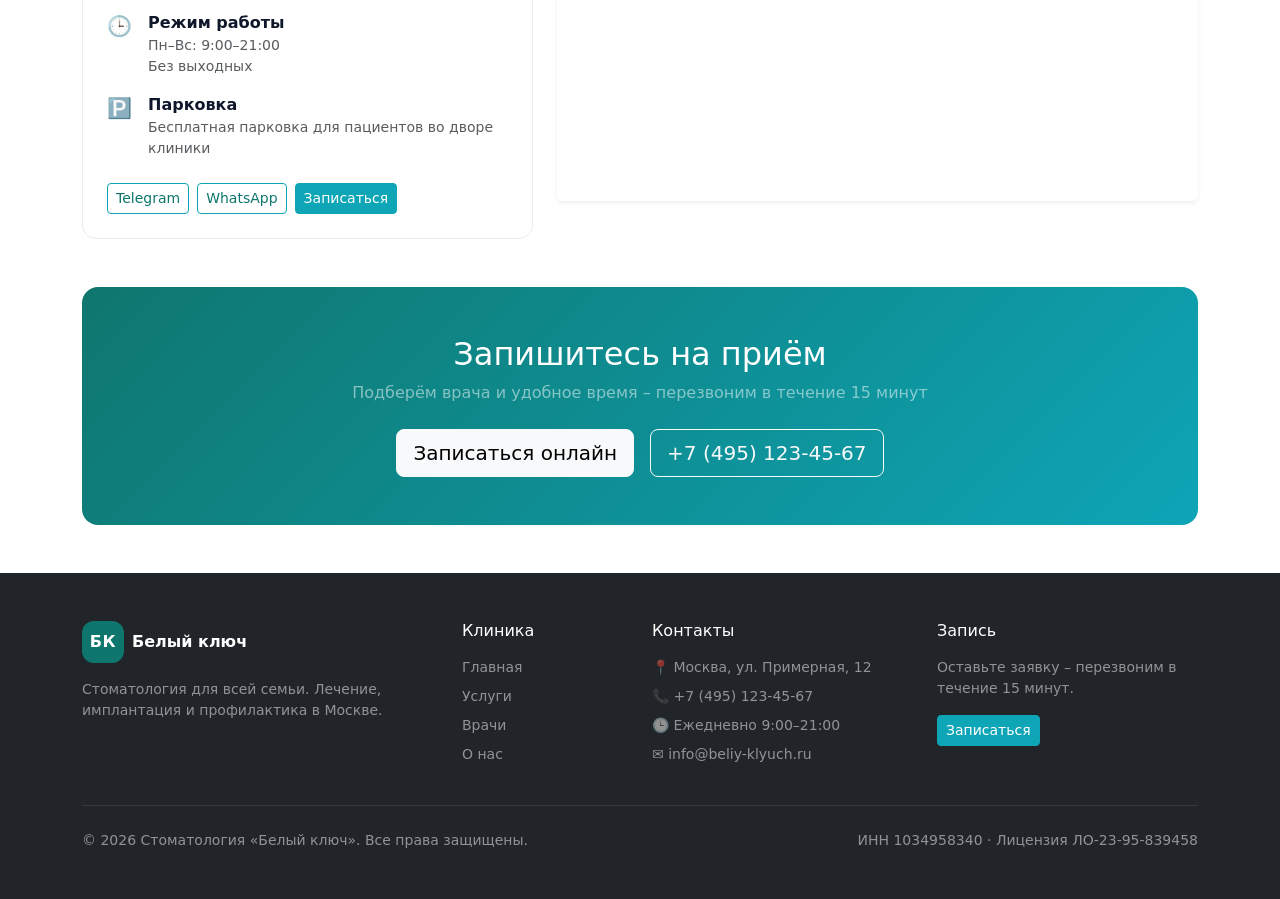
<file: about.html>
<!DOCTYPE html>
<html lang="ru">
<head>
  <meta charset="UTF-8">
  <meta name="viewport" content="width=device-width, initial-scale=1.0">
  <title>О клинике – Стоматология «Белый ключ»</title>
  <meta name="description" content="О стоматологии «Белый ключ»: история, принципы, команда, оборудование и подход к лечению.">

  <script src="js/theme-init.js"></script>

  <link href="https://cdn.jsdelivr.net/npm/bootstrap@5.3.3/dist/css/bootstrap.min.css" rel="stylesheet">
  <link rel="stylesheet" href="css/custom.css">
</head>
<body class="bg-body">

  <!-- ВЕРХНЯЯ ПАНЕЛЬ -->
  <div class="topbar bg-dark text-white py-2 d-none d-md-block">
    <div class="container">
      <div class="row align-items-center">
        <div class="col-md-6"><small>Москва, ул. Примерная, 12 · Ежедневно 9:00–21:00</small></div>
        <div class="col-md-6 text-md-end">
          <a href="tel:+74951234567" class="text-white text-decoration-none fw-semibold">+7 (495) 123-45-67</a>
        </div>
      </div>
    </div>
  </div>

  <!-- ШАПКА -->
  <header class="bg-body border-bottom py-3">
    <div class="container">
      <div class="row align-items-center">
        <div class="col-8 col-md-6">
          <a href="index.html" class="d-flex align-items-center text-decoration-none">
            <span class="brand-mark me-2">БК</span>
            <span>
              <span class="d-block fw-bold text-body">Белый ключ</span>
              <small class="text-muted d-none d-sm-block">Стоматология для всей семьи</small>
            </span>
          </a>
        </div>
        <div class="col-4 col-md-6 text-end">
          <button type="button" class="btn btn-clinic d-none d-md-inline-block"
                  data-bs-toggle="modal" data-bs-target="#feedbackModal">
            Записаться на приём
          </button>
          <button type="button" class="btn btn-clinic btn-sm d-md-none"
                  data-bs-toggle="modal" data-bs-target="#feedbackModal">
            Запись
          </button>
        </div>
      </div>
    </div>
  </header>

  <!-- НАВИГАЦИЯ -->
  <nav class="navbar navbar-expand-lg bg-body-tertiary border-bottom sticky-top">
    <div class="container">
      <button class="navbar-toggler" type="button" data-bs-toggle="collapse" data-bs-target="#mainNavbar"
              aria-controls="mainNavbar" aria-expanded="false" aria-label="Переключить навигацию">
        <span class="navbar-toggler-icon"></span>
      </button>
      <div class="collapse navbar-collapse" id="mainNavbar">
        <ul class="navbar-nav me-auto">
          <li class="nav-item"><a class="nav-link" href="index.html">Главная</a></li>
          <li class="nav-item"><a class="nav-link" href="catalog.html">Услуги</a></li>
          <li class="nav-item"><a class="nav-link" href="doctors.html">Врачи</a></li>
          <li class="nav-item"><a class="nav-link active" aria-current="page" href="about.html">О нас</a></li>
        </ul>
        <a href="tel:+74951234567" class="btn btn-outline-clinic btn-sm d-lg-none mt-2">Позвонить: +7 (495) 123-45-67</a>
      </div>

      <button class="btn btn-outline-secondary btn-sm theme-toggle" type="button"
              id="themeToggle" aria-label="Переключить тему">
        <svg class="icon-sun" width="18" height="18" viewBox="0 0 24 24" fill="none" aria-hidden="true">
          <circle cx="12" cy="12" r="4" stroke="currentColor" stroke-width="1.8"/>
          <path d="M12 2v2M12 20v2M4.93 4.93l1.41 1.41M17.66 17.66l1.41 1.41M2 12h2M20 12h2M4.93 19.07l1.41-1.41M17.66 6.34l1.41-1.41"
                stroke="currentColor" stroke-width="1.8" stroke-linecap="round"/>
        </svg>
        <svg class="icon-moon" width="18" height="18" viewBox="0 0 24 24" fill="none" aria-hidden="true">
          <path d="M21 12.8A9 9 0 1 1 11.2 3a7 7 0 0 0 9.8 9.8z"
                stroke="currentColor" stroke-width="1.8" stroke-linecap="round" stroke-linejoin="round"/>
        </svg>
      </button>
    </div>
  </nav>

  <main class="container my-5">

    <nav aria-label="breadcrumb" class="mb-3">
      <ol class="breadcrumb mb-0">
        <li class="breadcrumb-item"><a href="index.html" class="text-decoration-none">Главная</a></li>
        <li class="breadcrumb-item active" aria-current="page">О нас</li>
      </ol>
    </nav>

    <!-- HERO -->
    <div class="row align-items-center g-4 mb-5">
      <div class="col-12 col-lg-7">
        <h1 class="h2 mb-3">О клинике «Белый ключ»</h1>
        <p class="lead text-muted mb-3">
          Мы лечим зубы взрослым и детям с 2014 года. Современное оборудование,
          опытные врачи и внимательный подход к каждому пациенту.
        </p>
        <p class="text-muted mb-4">
          «Белый ключ» – это семейная стоматология в Москве, где лечение начинается
          с разговора, а не с прейскуранта. Мы объясняем каждый этап, показываем
          снимки и предлагаем варианты – решение всегда за пациентом.
        </p>
        <div class="d-flex gap-3 flex-wrap">
          <button type="button" class="btn btn-clinic"
                  data-bs-toggle="modal" data-bs-target="#feedbackModal">
            Записаться на приём
          </button>
          <a href="doctors.html" class="btn btn-outline-clinic">Наши врачи</a>
        </div>
      </div>
      <div class="col-12 col-lg-5">
        <img src="images/hero-clinic.jpg" alt="Клиника «Белый ключ»"
             class="img-fluid rounded shadow-sm w-100 hero-img"
             onerror="this.style.display='none'; this.nextElementSibling.style.display='flex';">
        <div class="placeholder-box rounded shadow-sm align-items-center justify-content-center" style="display:none;">
          <span class="text-muted">Фото клиники</span>
        </div>
      </div>
    </div>

    <!-- ЦИФРЫ -->
    <div class="row g-4 mb-5">
      <div class="col-6 col-md-3 reveal">
        <div class="feature-card p-4 h-100 text-center">
          <div class="fw-bold fs-3 count" data-count="12" data-suffix="+">0</div>
          <p class="text-muted small mb-0">лет работаем в Москве</p>
        </div>
      </div>
      <div class="col-6 col-md-3 reveal reveal-delay-1">
        <div class="feature-card p-4 h-100 text-center">
          <div class="fw-bold fs-3 count" data-count="8">0</div>
          <p class="text-muted small mb-0">врачей разных специализаций</p>
        </div>
      </div>
      <div class="col-6 col-md-3 reveal reveal-delay-2">
        <div class="feature-card p-4 h-100 text-center">
          <div class="fw-bold fs-3 count" data-count="15000" data-suffix="+">0</div>
          <p class="text-muted small mb-0">пациентов доверили нам улыбку</p>
        </div>
      </div>
      <div class="col-6 col-md-3 reveal reveal-delay-3">
        <div class="feature-card p-4 h-100 text-center">
          <div class="fw-bold fs-3 count" data-count="4.9" data-decimals="1">0,0</div>
          <p class="text-muted small mb-0">средняя оценка по отзывам</p>
        </div>
      </div>
    </div>

    <!-- ИСТОРИЯ -->
    <section class="mb-5">
      <div class="text-center mb-4 reveal">
        <h2 class="h4 mb-2">Наша история</h2>
        <p class="text-muted mb-0 mx-auto" style="max-width: 560px;">
          От небольшого кабинета до семейной клиники с полным спектром услуг
        </p>
      </div>
      <div class="row g-4">
        <div class="col-12 col-md-4 reveal">
          <div class="feature-card p-4 h-100">
            <div class="feature-step mb-3">2014</div>
            <h3 class="h6">Открытие</h3>
            <p class="text-muted small mb-0">
              Небольшой кабинет на два кресла, один терапевт и принцип –
              лечить так, как лечили бы своих близких.
            </p>
          </div>
        </div>
        <div class="col-12 col-md-4 reveal reveal-delay-1">
          <div class="feature-card p-4 h-100">
            <div class="feature-step mb-3">2019</div>
            <h3 class="h6">Расширение</h3>
            <p class="text-muted small mb-0">
              Появились хирургия, ортодонтия и детский приём. Купили микроскоп
              и цифровую диагностику.
            </p>
          </div>
        </div>
        <div class="col-12 col-md-4 reveal reveal-delay-2">
          <div class="feature-card p-4 h-100">
            <div class="feature-step mb-3">2024</div>
            <h3 class="h6">Сегодня</h3>
            <p class="text-muted small mb-0">
              8 врачей, полный спектр услуг и более 15 000 пациентов.
              Продолжаем учиться и обновлять оборудование.
            </p>
          </div>
        </div>
      </div>
    </section>

    <!-- ПРИНЦИПЫ -->
    <section class="mb-5">
      <div class="text-center mb-4 reveal">
        <h2 class="h4 mb-2">Наши принципы</h2>
        <p class="text-muted mb-0 mx-auto" style="max-width: 560px;">То, на чём держится клиника</p>
      </div>
      <div class="row g-4">
        <div class="col-12 col-md-6 reveal">
          <div class="feature-card p-4 h-100 d-flex gap-3">
            <div class="feature-icon">🩺</div>
            <div>
              <h3 class="h6 mb-1">Объясняем каждый этап</h3>
              <p class="text-muted small mb-0">
                Пациент должен понимать, что и зачем делается. Показываем снимки,
                рассказываем о вариантах и последствиях.
              </p>
            </div>
          </div>
        </div>
        <div class="col-12 col-md-6 reveal reveal-delay-1">
          <div class="feature-card p-4 h-100 d-flex gap-3">
            <div class="feature-icon">🚫</div>
            <div>
              <h3 class="h6 mb-1">Не назначаем лишнего</h3>
              <p class="text-muted small mb-0">
                Предлагаем только те процедуры, которые действительно нужны.
                Если можно сохранить зуб – сохраняем.
              </p>
            </div>
          </div>
        </div>
        <div class="col-12 col-md-6 reveal">
          <div class="feature-card p-4 h-100 d-flex gap-3">
            <div class="feature-icon">🔬</div>
            <div>
              <h3 class="h6 mb-1">Работаем с современным оборудованием</h3>
              <p class="text-muted small mb-0">
                Микроскоп, КТ, цифровое моделирование и безопасные материалы –
                всё, чтобы лечение было точным.
              </p>
            </div>
          </div>
        </div>
        <div class="col-12 col-md-6 reveal reveal-delay-1">
          <div class="feature-card p-4 h-100 d-flex gap-3">
            <div class="feature-icon">💙</div>
            <div>
              <h3 class="h6 mb-1">Бережём доверие</h3>
              <p class="text-muted small mb-0">
                Работаем с тревожными пациентами и детьми, не торопим
                и не давим. Комфорт важнее скорости.
              </p>
            </div>
          </div>
        </div>
      </div>
    </section>

    <!-- КОМАНДА -->
    <section class="mb-5">
      <div class="text-center mb-4">
        <h2 class="h4 mb-2">Наша команда</h2>
        <p class="text-muted mb-0 mx-auto" style="max-width: 560px;">
          Восемь специалистов – от терапевта до детского стоматолога
        </p>
      </div>
      <div class="row g-4">
        <div class="col-12 col-md-4">
          <div class="card doctor-card h-100 border-0 shadow-sm text-center">
            <img src="images/doctor-1.jpg" alt="Анна Иванова – стоматолог-терапевт"
                 class="doctor-photo mt-4 mx-auto" onerror="this.style.display='none'">
            <div class="card-body">
              <h3 class="h6 mb-1">Анна Иванова</h3>
              <p class="text-clinic small mb-2">Стоматолог-терапевт</p>
              <p class="text-muted small mb-0">Лечение кариеса и каналов, микроскоп, эстетическая реставрация.</p>
            </div>
          </div>
        </div>
        <div class="col-12 col-md-4">
          <div class="card doctor-card h-100 border-0 shadow-sm text-center">
            <img src="images/doctor-2.jpg" alt="Сергей Петров – хирург-имплантолог"
                 class="doctor-photo mt-4 mx-auto" onerror="this.style.display='none'">
            <div class="card-body">
              <h3 class="h6 mb-1">Сергей Петров</h3>
              <p class="text-clinic small mb-2">Хирург-имплантолог</p>
              <p class="text-muted small mb-0">Имплантация, костная пластика, сложные удаления.</p>
            </div>
          </div>
        </div>
        <div class="col-12 col-md-4">
          <div class="card doctor-card h-100 border-0 shadow-sm text-center">
            <img src="images/doctor-3.jpg" alt="Елена Смирнова – детский стоматолог"
                 class="doctor-photo mt-4 mx-auto" onerror="this.style.display='none'">
            <div class="card-body">
              <h3 class="h6 mb-1">Елена Смирнова</h3>
              <p class="text-clinic small mb-2">Детский стоматолог</p>
              <p class="text-muted small mb-0">Лечение и адаптация детей, первый визит без лечения.</p>
            </div>
          </div>
        </div>
      </div>
      <div class="text-center mt-4">
        <a href="doctors.html" class="btn btn-outline-clinic">Все врачи</a>
      </div>
    </section>

    <!-- ОБОРУДОВАНИЕ -->
    <section class="bg-body-tertiary py-5 my-5 rounded-4">
      <div class="container">
        <div class="text-center mb-4">
          <h2 class="h4 mb-2">Оборудование и технологии</h2>
          <p class="text-muted mb-0 mx-auto" style="max-width: 560px;">
            Помогают лечить точно, быстро и без боли
          </p>
        </div>
        <div class="row g-4">
          <div class="col-12 col-md-6 col-lg-3">
            <div class="p-3 text-center">
              <div class="fs-2 mb-2">🔬</div>
              <h3 class="h6">Дентальный микроскоп</h3>
              <p class="text-muted small mb-0">Видим анатомию каналов и сохраняем сложные зубы.</p>
            </div>
          </div>
          <div class="col-12 col-md-6 col-lg-3">
            <div class="p-3 text-center">
              <div class="fs-2 mb-2">🩻</div>
              <h3 class="h6">3D-диагностика и КТ</h3>
              <p class="text-muted small mb-0">Планируем имплантацию и сложное лечение по снимкам.</p>
            </div>
          </div>
          <div class="col-12 col-md-6 col-lg-3">
            <div class="p-3 text-center">
              <div class="fs-2 mb-2">💻</div>
              <h3 class="h6">Цифровое моделирование</h3>
              <p class="text-muted small mb-0">Показываем будущий результат до начала лечения.</p>
            </div>
          </div>
          <div class="col-12 col-md-6 col-lg-3">
            <div class="p-3 text-center">
              <div class="fs-2 mb-2">💉</div>
              <h3 class="h6">Современная анестезия</h3>
              <p class="text-muted small mb-0">Комфорт для взрослых и детей, включая тревожных.</p>
            </div>
          </div>
        </div>
      </div>
    </section>

    <!-- ОТЗЫВЫ -->
    <section class="mb-5">
      <div class="text-center mb-4">
        <h2 class="h4 mb-2">Отзывы пациентов</h2>
        <p class="text-muted mb-0 mx-auto" style="max-width: 560px;">Что говорят о клинике</p>
      </div>
      <div class="row g-4">
        <div class="col-12 col-md-4">
          <div class="review-card p-4 h-100">
            <div class="review-stars mb-2" aria-label="Оценка 5 из 5">★★★★★</div>
            <p class="mb-3">«Пришла с острой болью – приняли в тот же день. Всё объяснили, полечили спокойно».</p>
            <div class="fw-semibold">Мария К.</div>
            <small class="text-muted">Пациент</small>
          </div>
        </div>
        <div class="col-12 col-md-4">
          <div class="review-card p-4 h-100">
            <div class="review-stars mb-2" aria-label="Оценка 5 из 5">★★★★★</div>
            <p class="mb-3">«Вожу ребёнка к Елене Смирновой. Дочь больше не боится стоматологов – для нас это главное».</p>
            <div class="fw-semibold">Ольга Д.</div>
            <small class="text-muted">Пациент</small>
          </div>
        </div>
        <div class="col-12 col-md-4">
          <div class="review-card p-4 h-100">
            <div class="review-stars mb-2" aria-label="Оценка 5 из 5">★★★★★</div>
            <p class="mb-3">«Поставил имплант у Сергея Петрова. Всё по плану, без сюрпризов по цене».</p>
            <div class="fw-semibold">Алексей В.</div>
            <small class="text-muted">Пациент</small>
          </div>
        </div>
      </div>
    </section>

    <!-- КОНТАКТЫ -->
    <section class="mb-5" id="contacts">
      <div class="text-center mb-4">
        <h2 class="h4 mb-2">Контакты</h2>
        <p class="text-muted mb-0 mx-auto" style="max-width: 560px;">
          Приходите в клинику или свяжитесь удобным способом
        </p>
      </div>
      <div class="row g-4">
        <div class="col-12 col-lg-5">
          <div class="feature-card p-4 h-100">
            <h3 class="h6 mb-3">Стоматология «Белый ключ»</h3>
            <ul class="list-unstyled mb-4">
              <li class="d-flex gap-3 mb-3">
                <span class="fs-5">📍</span>
                <div>
                  <div class="fw-semibold">Адрес</div>
                  <div class="text-muted small">Москва, ул. Примерная, 12<br>м. Примерная, 5 минут пешком</div>
                </div>
              </li>
              <li class="d-flex gap-3 mb-3">
                <span class="fs-5">📞</span>
                <div>
                  <div class="fw-semibold">Телефон</div>
                  <a href="tel:+74951234567" class="text-decoration-none">+7 (495) 123-45-67</a>
                  <div class="text-muted small">Звонки принимаем ежедневно 9:00–21:00</div>
                </div>
              </li>
              <li class="d-flex gap-3 mb-3">
                <span class="fs-5">✉️</span>
                <div>
                  <div class="fw-semibold">E-mail</div>
                  <a href="mailto:info@beliy-klyuch.ru" class="text-decoration-none">info@beliy-klyuch.ru</a>
                </div>
              </li>
              <li class="d-flex gap-3 mb-3">
                <span class="fs-5">🕒</span>
                <div>
                  <div class="fw-semibold">Режим работы</div>
                  <div class="text-muted small">Пн–Вс: 9:00–21:00<br>Без выходных</div>
                </div>
              </li>
              <li class="d-flex gap-3">
                <span class="fs-5">🅿️</span>
                <div>
                  <div class="fw-semibold">Парковка</div>
                  <div class="text-muted small">Бесплатная парковка для пациентов во дворе клиники</div>
                </div>
              </li>
            </ul>
            <div class="d-flex flex-wrap gap-2">
              <a href="https://t.me/beliy_klyuch" class="btn btn-outline-clinic btn-sm" target="_blank" rel="noopener">Telegram</a>
              <a href="https://wa.me/74951234567" class="btn btn-outline-clinic btn-sm" target="_blank" rel="noopener">WhatsApp</a>
              <button type="button" class="btn btn-clinic btn-sm"
                      data-bs-toggle="modal" data-bs-target="#feedbackModal">
                Записаться
              </button>
            </div>
          </div>
        </div>
        <div class="col-12 col-lg-7">
          <div class="ratio ratio-4x3 rounded overflow-hidden shadow-sm">
            <iframe src="https://yandex.ru/map-widget/v1/?um=constructor%3A31bf236b1803d0ca9fa7ec6ab735c7579c7017f54c3128feb34c0199336434df&amp;source=constructor"
                    title="Стоматология «Белый ключ» на карте"
                    frameborder="0" allowfullscreen loading="lazy"></iframe>
          </div>
        </div>
      </div>
    </section>

    <!-- CTA -->
    <section class="cta-section py-5 rounded-4">
      <div class="container text-center">
        <h2 class="text-white mb-2">Запишитесь на приём</h2>
        <p class="text-white-50 mb-4">Подберём врача и удобное время – перезвоним в течение 15 минут</p>
        <div class="d-flex gap-3 justify-content-center flex-wrap">
          <button type="button" class="btn btn-light btn-lg"
                  data-bs-toggle="modal" data-bs-target="#feedbackModal">
            Записаться онлайн
          </button>
          <a href="tel:+74951234567" class="btn btn-outline-light btn-lg">+7 (495) 123-45-67</a>
        </div>
      </div>
    </section>

  </main>

  <!-- ПОДВАЛ -->
  <footer class="bg-dark text-white-50 py-5 mt-5">
    <div class="container">
      <div class="row g-4">
        <div class="col-12 col-md-4">
          <div class="d-flex align-items-center mb-3">
            <span class="brand-mark brand-mark-dark me-2">БК</span>
            <span class="fw-bold text-white">Белый ключ</span>
          </div>
          <p class="small mb-0">Стоматология для всей семьи. Лечение, имплантация и профилактика в Москве.</p>
        </div>
        <div class="col-6 col-md-2">
          <h4 class="h6 text-white mb-3">Клиника</h4>
          <ul class="list-unstyled small">
            <li class="mb-2"><a href="index.html" class="text-white-50 text-decoration-none">Главная</a></li>
            <li class="mb-2"><a href="catalog.html" class="text-white-50 text-decoration-none">Услуги</a></li>
            <li class="mb-2"><a href="doctors.html" class="text-white-50 text-decoration-none">Врачи</a></li>
            <li class="mb-2"><a href="about.html" class="text-white-50 text-decoration-none">О нас</a></li>
          </ul>
        </div>
        <div class="col-6 col-md-3">
          <h4 class="h6 text-white mb-3">Контакты</h4>
          <ul class="list-unstyled small">
            <li class="mb-2">📍 Москва, ул. Примерная, 12</li>
            <li class="mb-2">📞 +7 (495) 123-45-67</a></li>
            <li class="mb-2">🕒 Ежедневно 9:00–21:00</li>
            <li class="mb-2">✉️ info@beliy-klyuch.ru</li>
          </ul>
        </div>
        <div class="col-12 col-md-3">
          <h4 class="h6 text-white mb-3">Запись</h4>
          <p class="small">Оставьте заявку – перезвоним в течение 15 минут.</p>
          <button type="button" class="btn btn-clinic btn-sm"
                  data-bs-toggle="modal" data-bs-target="#feedbackModal">
            Записаться
          </button>
        </div>
      </div>
      <hr class="border-secondary my-4">
      <div class="d-flex flex-column flex-md-row justify-content-between small">
        <span>© 2026 Стоматология «Белый ключ». Все права защищены.</span>
        <span>ИНН 1034958340 · Лицензия ЛО-23-95-839458</span>
      </div>
    </div>
  </footer>

  <!-- КНОПКА ЧАТА -->
  <button class="btn btn-clinic rounded-circle position-fixed bottom-0 end-0 m-4 chat-toggle"
          type="button"
          data-bs-toggle="offcanvas"
          data-bs-target="#chatPanel"
          aria-controls="chatPanel"
          aria-label="Открыть чат с консультантом">
    <svg width="24" height="24" viewBox="0 0 24 24" fill="none" aria-hidden="true">
      <path d="M21 11.5a8.38 8.38 0 0 1-.9 3.8 8.5 8.5 0 0 1-7.6 4.7 8.38 8.38 0 0 1-3.8-.9L3 21l1.9-5.7a8.38 8.38 0 0 1-.9-3.8 8.5 8.5 0 0 1 4.7-7.6 8.38 8.38 0 0 1 3.8-.9h.5a8.48 8.48 0 0 1 8 8v.5z"
            stroke="currentColor" stroke-width="1.8" stroke-linecap="round" stroke-linejoin="round"/>
    </svg>
  </button>

  <!-- ПАНЕЛЬ ЧАТА -->
  <div class="offcanvas offcanvas-end chat-panel" tabindex="-1" id="chatPanel" aria-labelledby="chatPanelLabel">
    <div class="offcanvas-header border-bottom">
      <div class="d-flex align-items-center gap-2">
        <span class="chat-avatar">К</span>
        <div>
          <h5 class="offcanvas-title mb-0" id="chatPanelLabel">Консультант</h5>
          <small class="text-muted">Онлайн · отвечает за ~1 минуту</small>
        </div>
      </div>
      <button type="button" class="btn-close" data-bs-dismiss="offcanvas" aria-label="Закрыть"></button>
    </div>
    <div class="offcanvas-body d-flex flex-column p-0">
      <div class="flex-grow-1 p-3 chat-messages" id="chatMessages">
        <div class="chat-msg chat-msg-bot mb-3">
          <div class="chat-bubble">Здравствуйте! Чем могу помочь?</div>
        </div>
        <div class="chat-msg chat-msg-bot mb-3">
          <div class="chat-bubble">Могу подсказать по услугам, ценам и записи на приём.</div>
        </div>
      </div>
      <div class="border-top p-3">
        <form id="chatForm" class="input-group">
          <input type="text" class="form-control" id="chatInput"
                 placeholder="Напишите сообщение..." autocomplete="off" required>
          <button class="btn btn-clinic" type="submit" aria-label="Отправить">
            <svg width="18" height="18" viewBox="0 0 24 24" fill="none" aria-hidden="true">
              <path d="M22 2L11 13M22 2l-7 20-4-9-9-4 20-7z"
                    stroke="currentColor" stroke-width="1.8" stroke-linecap="round" stroke-linejoin="round"/>
            </svg>
          </button>
        </form>
      </div>
    </div>
  </div>

  <!-- МОДАЛКА ЗАПИСИ -->
  <div class="modal fade" id="feedbackModal" tabindex="-1" aria-labelledby="feedbackModalLabel" aria-hidden="true">
    <div class="modal-dialog modal-dialog-centered modal-lg">
      <div class="modal-content">
        <div class="modal-header">
          <h2 class="modal-title h5" id="feedbackModalLabel">Запись на приём</h2>
          <button type="button" class="btn-close" data-bs-dismiss="modal" aria-label="Закрыть"></button>
        </div>
        <div class="modal-body">
          <p class="text-muted small mb-3">Оставьте контакты – перезвоним в течение 15 минут и подтвердим время.</p>
          <form id="orderForm">
            <div class="row g-3">
              <div class="col-12 col-md-6">
                <label for="order-name" class="form-label">Имя *</label>
                <input id="order-name" name="name" type="text" class="form-control" required>
              </div>
              <div class="col-12 col-md-6">
                <label for="order-phone" class="form-label">Телефон *</label>
                <div class="input-group">
                  <span class="input-group-text">+7</span>
                  <input id="order-phone" name="phone" type="tel" class="form-control" placeholder="900 000-00-00" required>
                </div>
              </div>
              <div class="col-12 col-md-6">
                <label for="order-email" class="form-label">E-mail</label>
                <input id="order-email" name="email" type="email" class="form-control">
              </div>
              <div class="col-12 col-md-6">
                <label for="order-service" class="form-label">Услуга</label>
                <select id="order-service" name="service" class="form-select">
                  <option value="" selected>Не выбрана</option>
                  <option value="hygiene">Профессиональная гигиена</option>
                  <option value="caries">Лечение кариеса</option>
                  <option value="implant">Имплантация</option>
                  <option value="whitening">Отбеливание зубов</option>
                  <option value="braces">Брекет-системы</option>
                  <option value="kids">Детская стоматология</option>
                  <option value="prosthetics">Протезирование</option>
                  <option value="microscope">Лечение под микроскопом</option>
                </select>
              </div>
              <div class="col-12 col-md-6">
                <label for="order-doctor" class="form-label">Врач</label>
                <select id="order-doctor" name="doctor" class="form-select">
                  <option value="" selected>Не выбран</option>
                  <option value="anna-ivanova">Анна Иванова – терапевт</option>
                  <option value="sergey-petrov">Сергей Петров – хирург-имплантолог</option>
                  <option value="elena-smirnova">Елена Смирнова – детский стоматолог</option>
                  <option value="dmitry-kozlov">Дмитрий Козлов – ортопед</option>
                  <option value="olga-novikova">Ольга Новикова – ортодонт</option>
                  <option value="igor-morozov">Игорь Морозов – пародонтолог</option>
                  <option value="natalia-volkova">Наталья Волкова – гигиенист</option>
                  <option value="pavel-sokolov">Павел Соколов – эндодонтист</option>
                </select>
              </div>
              <div class="col-12 col-md-6">
                <label for="order-date" class="form-label">Желаемая дата</label>
                <input id="order-date" name="date" type="date" class="form-control">
              </div>
              <div class="col-12">
                <label for="order-comment" class="form-label">Комментарий</label>
                <textarea id="order-comment" name="comment" class="form-control" rows="3"></textarea>
              </div>
              <div class="col-12">
                <div class="form-check">
                  <input id="order-agree" class="form-check-input" type="checkbox" required>
                  <label class="form-check-label" for="order-agree">Согласен на обработку данных *</label>
                </div>
              </div>
            </div>
          </form>
        </div>
        <div class="modal-footer">
          <button type="button" class="btn btn-outline-secondary" data-bs-dismiss="modal">Отмена</button>
          <button type="submit" form="orderForm" class="btn btn-clinic">Отправить</button>
        </div>
      </div>
    </div>
  </div>

  <script src="https://cdn.jsdelivr.net/npm/bootstrap@5.3.3/dist/js/bootstrap.bundle.min.js"></script>
  <script src="js/main.js"></script>
  <script src="js/theme.js"></script>
  <script src="js/chat.js"></script>
  <script src="js/feedback-modal.js"></script>
  <script src="js/reveal.js"></script>
  <script src="js/counters.js"></script>
</body>
</html>
</file>
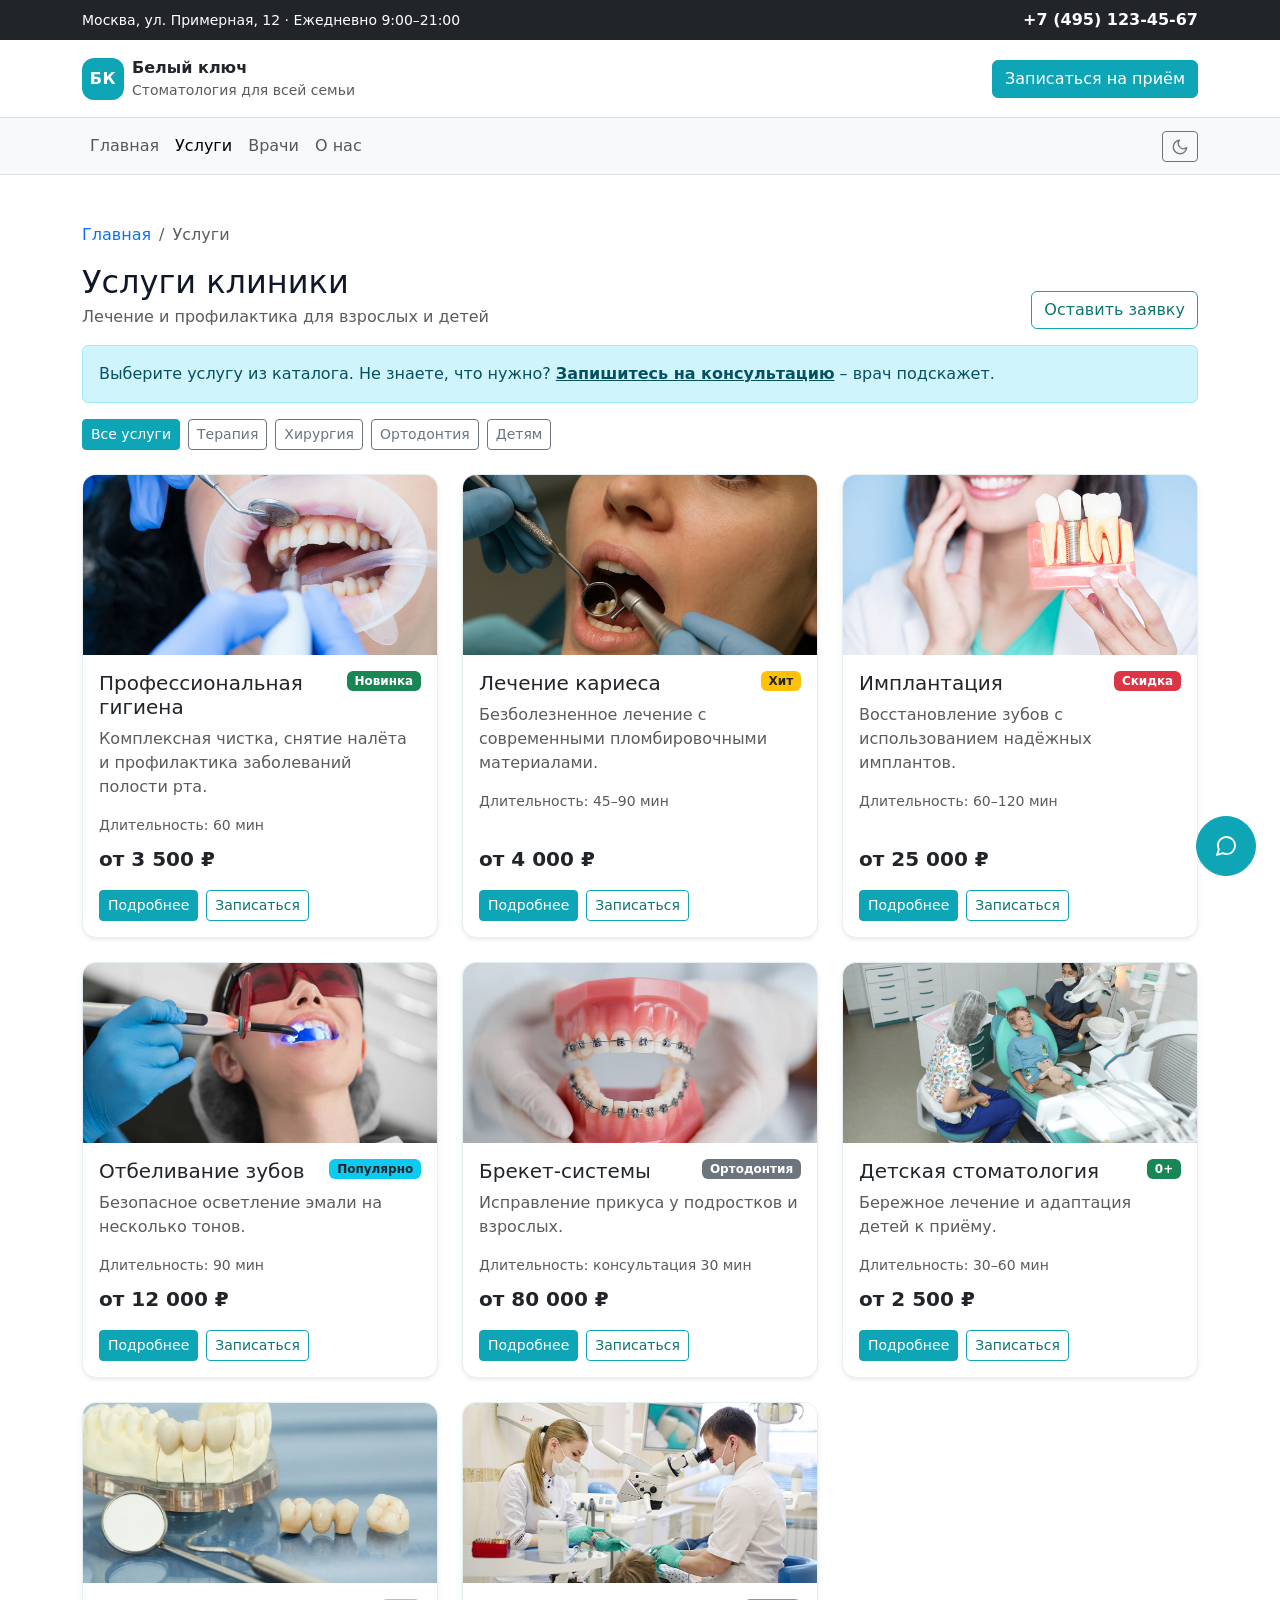
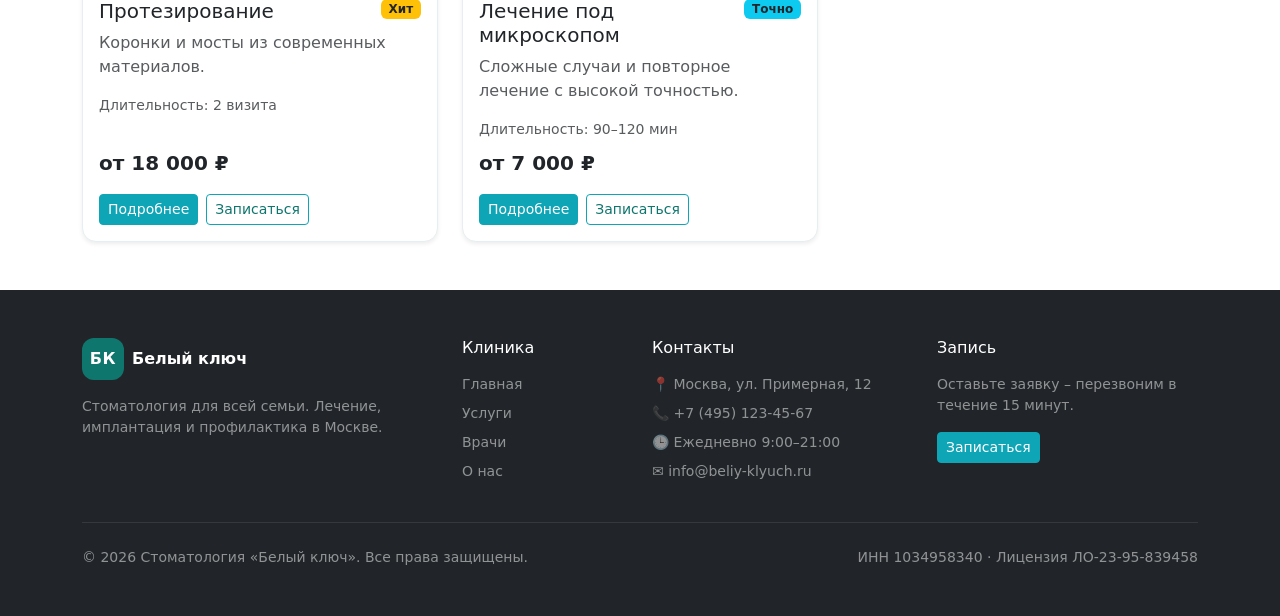
<file: catalog.html>
<!DOCTYPE html>
<html lang="ru">
<head>
  <meta charset="UTF-8">
  <meta name="viewport" content="width=device-width, initial-scale=1.0">
  <title>Услуги – Стоматология «Белый ключ»</title>
  <meta name="description" content="Каталог стоматологических услуг: лечение, гигиена, имплантация, ортодонтия, детская стоматология.">

  <script src="js/theme-init.js"></script>

  <link href="https://cdn.jsdelivr.net/npm/bootstrap@5.3.3/dist/css/bootstrap.min.css" rel="stylesheet">
  <link rel="stylesheet" href="css/custom.css">
</head>
<body class="bg-body">

  <!-- ВЕРХНЯЯ ПАНЕЛЬ -->
  <div class="topbar bg-dark text-white py-2 d-none d-md-block">
    <div class="container">
      <div class="row align-items-center">
        <div class="col-md-6"><small>Москва, ул. Примерная, 12 · Ежедневно 9:00–21:00</small></div>
        <div class="col-md-6 text-md-end">
          <a href="tel:+74951234567" class="text-white text-decoration-none fw-semibold">+7 (495) 123-45-67</a>
        </div>
      </div>
    </div>
  </div>

  <!-- ШАПКА -->
  <header class="bg-body border-bottom py-3">
    <div class="container">
      <div class="row align-items-center">
        <div class="col-8 col-md-6">
          <a href="index.html" class="d-flex align-items-center text-decoration-none">
            <span class="brand-mark me-2">БК</span>
            <span>
              <span class="d-block fw-bold text-body">Белый ключ</span>
              <small class="text-muted d-none d-sm-block">Стоматология для всей семьи</small>
            </span>
          </a>
        </div>
        <div class="col-4 col-md-6 text-end">
          <button type="button" class="btn btn-clinic d-none d-md-inline-block"
                  data-bs-toggle="modal" data-bs-target="#feedbackModal">
            Записаться на приём
          </button>
          <button type="button" class="btn btn-clinic btn-sm d-md-none"
                  data-bs-toggle="modal" data-bs-target="#feedbackModal">
            Запись
          </button>
        </div>
      </div>
    </div>
  </header>

  <!-- НАВИГАЦИЯ -->
  <nav class="navbar navbar-expand-lg bg-body-tertiary border-bottom sticky-top">
    <div class="container">
      <button class="navbar-toggler" type="button" data-bs-toggle="collapse" data-bs-target="#mainNavbar"
              aria-controls="mainNavbar" aria-expanded="false" aria-label="Переключить навигацию">
        <span class="navbar-toggler-icon"></span>
      </button>
      <div class="collapse navbar-collapse" id="mainNavbar">
        <ul class="navbar-nav me-auto">
          <li class="nav-item"><a class="nav-link" href="index.html">Главная</a></li>
          <li class="nav-item"><a class="nav-link active" aria-current="page" href="catalog.html">Услуги</a></li>
          <li class="nav-item"><a class="nav-link" href="doctors.html">Врачи</a></li>
          <li class="nav-item"><a class="nav-link" href="about.html">О нас</a></li>
        </ul>
        <a href="tel:+74951234567" class="btn btn-outline-clinic btn-sm d-lg-none mt-2">Позвонить: +7 (495) 123-45-67</a>
      </div>

      <button class="btn btn-outline-secondary btn-sm theme-toggle" type="button"
              id="themeToggle" aria-label="Переключить тему">
        <svg class="icon-sun" width="18" height="18" viewBox="0 0 24 24" fill="none" aria-hidden="true">
          <circle cx="12" cy="12" r="4" stroke="currentColor" stroke-width="1.8"/>
          <path d="M12 2v2M12 20v2M4.93 4.93l1.41 1.41M17.66 17.66l1.41 1.41M2 12h2M20 12h2M4.93 19.07l1.41-1.41M17.66 6.34l1.41-1.41"
                stroke="currentColor" stroke-width="1.8" stroke-linecap="round"/>
        </svg>
        <svg class="icon-moon" width="18" height="18" viewBox="0 0 24 24" fill="none" aria-hidden="true">
          <path d="M21 12.8A9 9 0 1 1 11.2 3a7 7 0 0 0 9.8 9.8z"
                stroke="currentColor" stroke-width="1.8" stroke-linecap="round" stroke-linejoin="round"/>
        </svg>
      </button>
    </div>
  </nav>

  <main class="container my-5">

    <nav aria-label="breadcrumb" class="mb-3">
      <ol class="breadcrumb mb-0">
        <li class="breadcrumb-item"><a href="index.html" class="text-decoration-none">Главная</a></li>
        <li class="breadcrumb-item active" aria-current="page">Услуги</li>
      </ol>
    </nav>

    <div class="d-flex justify-content-between align-items-end flex-wrap gap-2 mb-3">
      <div>
        <h1 class="h2 mb-1">Услуги клиники</h1>
        <p class="text-muted mb-0">Лечение и профилактика для взрослых и детей</p>
      </div>
      <button type="button" class="btn btn-outline-clinic"
              data-bs-toggle="modal" data-bs-target="#feedbackModal">
        Оставить заявку
      </button>
    </div>

    <div class="alert alert-info" role="alert">
      Выберите услугу из каталога. Не знаете, что нужно?
      <a href="#" class="alert-link" data-bs-toggle="modal" data-bs-target="#feedbackModal">Запишитесь на консультацию</a> – врач подскажет.
    </div>

    <div class="d-flex flex-wrap gap-2 mb-4">
      <button class="btn btn-clinic btn-sm" type="button">Все услуги</button>
      <button class="btn btn-outline-secondary btn-sm" type="button">Терапия</button>
      <button class="btn btn-outline-secondary btn-sm" type="button">Хирургия</button>
      <button class="btn btn-outline-secondary btn-sm" type="button">Ортодонтия</button>
      <button class="btn btn-outline-secondary btn-sm" type="button">Детям</button>
    </div>

    <div class="row g-4">

      <div class="col-12 col-md-6 col-lg-4 reveal" data-service="hygiene">
        <div class="card service-card h-100 shadow-sm">
          <img src="images/service-hygiene.jpg" class="card-img-top" alt="Профессиональная гигиена"
               onerror="this.style.display='none'">
          <div class="card-body d-flex flex-column">
            <div class="d-flex justify-content-between align-items-start mb-2">
              <h2 class="card-title h5 mb-0">Профессиональная гигиена</h2>
              <span class="badge bg-success">Новинка</span>
            </div>
            <p class="card-text text-muted">Комплексная чистка, снятие налёта и профилактика заболеваний полости рта.</p>
            <p class="small text-muted mb-2">Длительность: 60 мин</p>
            <p class="fw-bold fs-5 mt-auto mb-3">от 3 500 ₽</p>
            <div class="d-flex gap-2">
              <a href="product.html" class="btn btn-clinic btn-sm">Подробнее</a>
              <button type="button" class="btn btn-outline-clinic btn-sm"
                      data-bs-toggle="modal" data-bs-target="#feedbackModal"
                      data-service="hygiene">Записаться</button>
            </div>
          </div>
        </div>
      </div>

      <div class="col-12 col-md-6 col-lg-4 reveal" data-service="caries">
        <div class="card service-card h-100 shadow-sm">
          <img src="images/service-caries.jpg" class="card-img-top" alt="Лечение кариеса"
               onerror="this.style.display='none'">
          <div class="card-body d-flex flex-column">
            <div class="d-flex justify-content-between align-items-start mb-2">
              <h2 class="card-title h5 mb-0">Лечение кариеса</h2>
              <span class="badge bg-warning text-dark">Хит</span>
            </div>
            <p class="card-text text-muted">Безболезненное лечение с современными пломбировочными материалами.</p>
            <p class="small text-muted mb-2">Длительность: 45–90 мин</p>
            <p class="fw-bold fs-5 mt-auto mb-3">от 4 000 ₽</p>
            <div class="d-flex gap-2">
              <a href="product.html" class="btn btn-clinic btn-sm">Подробнее</a>
              <button type="button" class="btn btn-outline-clinic btn-sm"
                      data-bs-toggle="modal" data-bs-target="#feedbackModal"
                      data-service="caries">Записаться</button>
            </div>
          </div>
        </div>
      </div>

      <div class="col-12 col-md-6 col-lg-4 reveal" data-service="implant">
        <div class="card service-card h-100 shadow-sm">
          <img src="images/service-implant.jpg" class="card-img-top" alt="Имплантация"
               onerror="this.style.display='none'">
          <div class="card-body d-flex flex-column">
            <div class="d-flex justify-content-between align-items-start mb-2">
              <h2 class="card-title h5 mb-0">Имплантация</h2>
              <span class="badge bg-danger">Скидка</span>
            </div>
            <p class="card-text text-muted">Восстановление зубов с использованием надёжных имплантов.</p>
            <p class="small text-muted mb-2">Длительность: 60–120 мин</p>
            <p class="fw-bold fs-5 mt-auto mb-3">от 25 000 ₽</p>
            <div class="d-flex gap-2">
              <a href="product.html" class="btn btn-clinic btn-sm">Подробнее</a>
              <button type="button" class="btn btn-outline-clinic btn-sm"
                      data-bs-toggle="modal" data-bs-target="#feedbackModal"
                      data-service="implant">Записаться</button>
            </div>
          </div>
        </div>
      </div>

      <div class="col-12 col-md-6 col-lg-4 reveal" data-service="whitening">
        <div class="card service-card h-100 shadow-sm">
          <img src="images/service-whitening.jpg" class="card-img-top" alt="Отбеливание зубов"
               onerror="this.style.display='none'">
          <div class="card-body d-flex flex-column">
            <div class="d-flex justify-content-between align-items-start mb-2">
              <h2 class="card-title h5 mb-0">Отбеливание зубов</h2>
              <span class="badge bg-info text-dark">Популярно</span>
            </div>
            <p class="card-text text-muted">Безопасное осветление эмали на несколько тонов.</p>
            <p class="small text-muted mb-2">Длительность: 90 мин</p>
            <p class="fw-bold fs-5 mt-auto mb-3">от 12 000 ₽</p>
            <div class="d-flex gap-2">
              <a href="product.html" class="btn btn-clinic btn-sm">Подробнее</a>
              <button type="button" class="btn btn-outline-clinic btn-sm"
                      data-bs-toggle="modal" data-bs-target="#feedbackModal"
                      data-service="whitening">Записаться</button>
            </div>
          </div>
        </div>
      </div>

      <div class="col-12 col-md-6 col-lg-4 reveal" data-service="braces">
        <div class="card service-card h-100 shadow-sm">
          <img src="images/service-braces.png" class="card-img-top" alt="Брекет-системы"
               onerror="this.style.display='none'">
          <div class="card-body d-flex flex-column">
            <div class="d-flex justify-content-between align-items-start mb-2">
              <h2 class="card-title h5 mb-0">Брекет-системы</h2>
              <span class="badge bg-secondary">Ортодонтия</span>
            </div>
            <p class="card-text text-muted">Исправление прикуса у подростков и взрослых.</p>
            <p class="small text-muted mb-2">Длительность: консультация 30 мин</p>
            <p class="fw-bold fs-5 mt-auto mb-3">от 80 000 ₽</p>
            <div class="d-flex gap-2">
              <a href="product.html" class="btn btn-clinic btn-sm">Подробнее</a>
              <button type="button" class="btn btn-outline-clinic btn-sm"
                      data-bs-toggle="modal" data-bs-target="#feedbackModal"
                      data-service="braces">Записаться</button>
            </div>
          </div>
        </div>
      </div>

      <div class="col-12 col-md-6 col-lg-4 reveal" data-service="kids">
        <div class="card service-card h-100 shadow-sm">
          <img src="images/service-kids.jpg" class="card-img-top" alt="Детская стоматология"
               onerror="this.style.display='none'">
          <div class="card-body d-flex flex-column">
            <div class="d-flex justify-content-between align-items-start mb-2">
              <h2 class="card-title h5 mb-0">Детская стоматология</h2>
              <span class="badge bg-success">0+</span>
            </div>
            <p class="card-text text-muted">Бережное лечение и адаптация детей к приёму.</p>
            <p class="small text-muted mb-2">Длительность: 30–60 мин</p>
            <p class="fw-bold fs-5 mt-auto mb-3">от 2 500 ₽</p>
            <div class="d-flex gap-2">
              <a href="product.html" class="btn btn-clinic btn-sm">Подробнее</a>
              <button type="button" class="btn btn-outline-clinic btn-sm"
                      data-bs-toggle="modal" data-bs-target="#feedbackModal"
                      data-service="kids">Записаться</button>
            </div>
          </div>
        </div>
      </div>

      <div class="col-12 col-md-6 col-lg-4 reveal" data-service="prosthetics">
        <div class="card service-card h-100 shadow-sm">
          <img src="images/service-prosthetics.jpg" class="card-img-top" alt="Протезирование"
               onerror="this.style.display='none'">
          <div class="card-body d-flex flex-column">
            <div class="d-flex justify-content-between align-items-start mb-2">
              <h2 class="card-title h5 mb-0">Протезирование</h2>
              <span class="badge bg-warning text-dark">Хит</span>
            </div>
            <p class="card-text text-muted">Коронки и мосты из современных материалов.</p>
            <p class="small text-muted mb-2">Длительность: 2 визита</p>
            <p class="fw-bold fs-5 mt-auto mb-3">от 18 000 ₽</p>
            <div class="d-flex gap-2">
              <a href="product.html" class="btn btn-clinic btn-sm">Подробнее</a>
              <button type="button" class="btn btn-outline-clinic btn-sm"
                      data-bs-toggle="modal" data-bs-target="#feedbackModal"
                      data-service="prosthetics">Записаться</button>
            </div>
          </div>
        </div>
      </div>

      <div class="col-12 col-md-6 col-lg-4 reveal" data-service="microscope">
        <div class="card service-card h-100 shadow-sm">
          <img src="images/service-microscope.jpg" class="card-img-top" alt="Лечение под микроскопом"
               onerror="this.style.display='none'">
          <div class="card-body d-flex flex-column">
            <div class="d-flex justify-content-between align-items-start mb-2">
              <h2 class="card-title h5 mb-0">Лечение под микроскопом</h2>
              <span class="badge bg-info text-dark">Точно</span>
            </div>
            <p class="card-text text-muted">Сложные случаи и повторное лечение с высокой точностью.</p>
            <p class="small text-muted mb-2">Длительность: 90–120 мин</p>
            <p class="fw-bold fs-5 mt-auto mb-3">от 7 000 ₽</p>
            <div class="d-flex gap-2">
              <a href="product.html" class="btn btn-clinic btn-sm">Подробнее</a>
              <button type="button" class="btn btn-outline-clinic btn-sm"
                      data-bs-toggle="modal" data-bs-target="#feedbackModal"
                      data-service="microscope">Записаться</button>
            </div>
          </div>
        </div>
      </div>

    </div>
  </main>

  <!-- ПОДВАЛ -->
  <footer class="bg-dark text-white-50 py-5 mt-5">
    <div class="container">
      <div class="row g-4">
        <div class="col-12 col-md-4">
          <div class="d-flex align-items-center mb-3">
            <span class="brand-mark brand-mark-dark me-2">БК</span>
            <span class="fw-bold text-white">Белый ключ</span>
          </div>
          <p class="small mb-0">Стоматология для всей семьи. Лечение, имплантация и профилактика в Москве.</p>
        </div>
        <div class="col-6 col-md-2">
          <h4 class="h6 text-white mb-3">Клиника</h4>
          <ul class="list-unstyled small">
            <li class="mb-2"><a href="index.html" class="text-white-50 text-decoration-none">Главная</a></li>
            <li class="mb-2"><a href="catalog.html" class="text-white-50 text-decoration-none">Услуги</a></li>
            <li class="mb-2"><a href="doctors.html" class="text-white-50 text-decoration-none">Врачи</a></li>
            <li class="mb-2"><a href="about.html" class="text-white-50 text-decoration-none">О нас</a></li>
          </ul>
        </div>
        <div class="col-6 col-md-3">
          <h4 class="h6 text-white mb-3">Контакты</h4>
          <ul class="list-unstyled small">
            <li class="mb-2">📍 Москва, ул. Примерная, 12</li>
            <li class="mb-2"><a href="tel:+74951234567" class="text-white-50 text-decoration-none">📞 +7 (495) 123-45-67</a></li>
            <li class="mb-2">🕒 Ежедневно 9:00–21:00</li>
            <li class="mb-2">✉️ info@beliy-klyuch.ru</li>
          </ul>
        </div>
        <div class="col-12 col-md-3">
          <h4 class="h6 text-white mb-3">Запись</h4>
          <p class="small">Оставьте заявку – перезвоним в течение 15 минут.</p>
          <button type="button" class="btn btn-clinic btn-sm"
                  data-bs-toggle="modal" data-bs-target="#feedbackModal">
            Записаться
          </button>
        </div>
      </div>
      <hr class="border-secondary my-4">
      <div class="d-flex flex-column flex-md-row justify-content-between small">
        <span>© 2026 Стоматология «Белый ключ». Все права защищены.</span>
        <span>ИНН 1034958340 · Лицензия ЛО-23-95-839458</span>
      </div>
    </div>
  </footer>

  <!-- КНОПКА ЧАТА -->
  <button class="btn btn-clinic rounded-circle position-fixed bottom-0 end-0 m-4 chat-toggle"
          type="button"
          data-bs-toggle="offcanvas"
          data-bs-target="#chatPanel"
          aria-controls="chatPanel"
          aria-label="Открыть чат с консультантом">
    <svg width="24" height="24" viewBox="0 0 24 24" fill="none" aria-hidden="true">
      <path d="M21 11.5a8.38 8.38 0 0 1-.9 3.8 8.5 8.5 0 0 1-7.6 4.7 8.38 8.38 0 0 1-3.8-.9L3 21l1.9-5.7a8.38 8.38 0 0 1-.9-3.8 8.5 8.5 0 0 1 4.7-7.6 8.38 8.38 0 0 1 3.8-.9h.5a8.48 8.48 0 0 1 8 8v.5z"
            stroke="currentColor" stroke-width="1.8" stroke-linecap="round" stroke-linejoin="round"/>
    </svg>
  </button>

  <!-- ПАНЕЛЬ ЧАТА -->
  <div class="offcanvas offcanvas-end chat-panel" tabindex="-1" id="chatPanel" aria-labelledby="chatPanelLabel">
    <div class="offcanvas-header border-bottom">
      <div class="d-flex align-items-center gap-2">
        <span class="chat-avatar">К</span>
        <div>
          <h5 class="offcanvas-title mb-0" id="chatPanelLabel">Консультант</h5>
          <small class="text-muted">Онлайн · отвечает за ~1 минуту</small>
        </div>
      </div>
      <button type="button" class="btn-close" data-bs-dismiss="offcanvas" aria-label="Закрыть"></button>
    </div>
    <div class="offcanvas-body d-flex flex-column p-0">
      <div class="flex-grow-1 p-3 chat-messages" id="chatMessages">
        <div class="chat-msg chat-msg-bot mb-3">
          <div class="chat-bubble">Здравствуйте! Чем могу помочь?</div>
        </div>
        <div class="chat-msg chat-msg-bot mb-3">
          <div class="chat-bubble">Могу подсказать по услугам, ценам и записи на приём.</div>
        </div>
      </div>
      <div class="border-top p-3">
        <form id="chatForm" class="input-group">
          <input type="text" class="form-control" id="chatInput"
                 placeholder="Напишите сообщение..." autocomplete="off" required>
          <button class="btn btn-clinic" type="submit" aria-label="Отправить">
            <svg width="18" height="18" viewBox="0 0 24 24" fill="none" aria-hidden="true">
              <path d="M22 2L11 13M22 2l-7 20-4-9-9-4 20-7z"
                    stroke="currentColor" stroke-width="1.8" stroke-linecap="round" stroke-linejoin="round"/>
            </svg>
          </button>
        </form>
      </div>
    </div>
  </div>

  <!-- МОДАЛКА ЗАПИСИ -->
  <div class="modal fade" id="feedbackModal" tabindex="-1" aria-labelledby="feedbackModalLabel" aria-hidden="true">
    <div class="modal-dialog modal-dialog-centered modal-lg">
      <div class="modal-content">
        <div class="modal-header">
          <h2 class="modal-title h5" id="feedbackModalLabel">Запись на приём</h2>
          <button type="button" class="btn-close" data-bs-dismiss="modal" aria-label="Закрыть"></button>
        </div>
        <div class="modal-body">
          <p class="text-muted small mb-3">Оставьте контакты – перезвоним в течение 15 минут и подтвердим время.</p>
          <form id="orderForm">
            <div class="row g-3">
              <div class="col-12 col-md-6">
                <label for="order-name" class="form-label">Имя *</label>
                <input id="order-name" name="name" type="text" class="form-control" required>
              </div>
              <div class="col-12 col-md-6">
                <label for="order-phone" class="form-label">Телефон *</label>
                <div class="input-group">
                  <span class="input-group-text">+7</span>
                  <input id="order-phone" name="phone" type="tel" class="form-control" placeholder="900 000-00-00" required>
                </div>
              </div>
              <div class="col-12 col-md-6">
                <label for="order-email" class="form-label">E-mail</label>
                <input id="order-email" name="email" type="email" class="form-control">
              </div>
              <div class="col-12 col-md-6">
                <label for="order-service" class="form-label">Услуга</label>
                <select id="order-service" name="service" class="form-select">
                  <option value="" selected>Не выбрана</option>
                  <option value="hygiene">Профессиональная гигиена</option>
                  <option value="caries">Лечение кариеса</option>
                  <option value="implant">Имплантация</option>
                  <option value="whitening">Отбеливание зубов</option>
                  <option value="braces">Брекет-системы</option>
                  <option value="kids">Детская стоматология</option>
                  <option value="prosthetics">Протезирование</option>
                  <option value="microscope">Лечение под микроскопом</option>
                </select>
              </div>
              <div class="col-12 col-md-6">
                <label for="order-doctor" class="form-label">Врач</label>
                <select id="order-doctor" name="doctor" class="form-select">
                  <option value="" selected>Не выбран</option>
                  <option value="anna-ivanova">Анна Иванова – терапевт</option>
                  <option value="sergey-petrov">Сергей Петров – хирург-имплантолог</option>
                  <option value="elena-smirnova">Елена Смирнова – детский стоматолог</option>
                  <option value="dmitry-kozlov">Дмитрий Козлов – ортопед</option>
                  <option value="olga-novikova">Ольга Новикова – ортодонт</option>
                  <option value="igor-morozov">Игорь Морозов – пародонтолог</option>
                  <option value="natalia-volkova">Наталья Волкова – гигиенист</option>
                  <option value="pavel-sokolov">Павел Соколов – эндодонтист</option>
                </select>
              </div>
              <div class="col-12 col-md-6">
                <label for="order-date" class="form-label">Желаемая дата</label>
                <input id="order-date" name="date" type="date" class="form-control">
              </div>
              <div class="col-12">
                <label for="order-comment" class="form-label">Комментарий</label>
                <textarea id="order-comment" name="comment" class="form-control" rows="3"></textarea>
              </div>
              <div class="col-12">
                <div class="form-check">
                  <input id="order-agree" class="form-check-input" type="checkbox" required>
                  <label class="form-check-label" for="order-agree">Согласен на обработку данных *</label>
                </div>
              </div>
            </div>
          </form>
        </div>
        <div class="modal-footer">
          <button type="button" class="btn btn-outline-secondary" data-bs-dismiss="modal">Отмена</button>
          <button type="submit" form="orderForm" class="btn btn-clinic">Отправить</button>
        </div>
      </div>
    </div>
  </div>

  <script src="https://cdn.jsdelivr.net/npm/bootstrap@5.3.3/dist/js/bootstrap.bundle.min.js"></script>
  <script src="js/main.js"></script>
  <script src="js/theme.js"></script>
  <script src="js/chat.js"></script>
  <script src="js/feedback-modal.js"></script>
  <script src="js/reveal.js"></script>
</body>
</html>
</file>
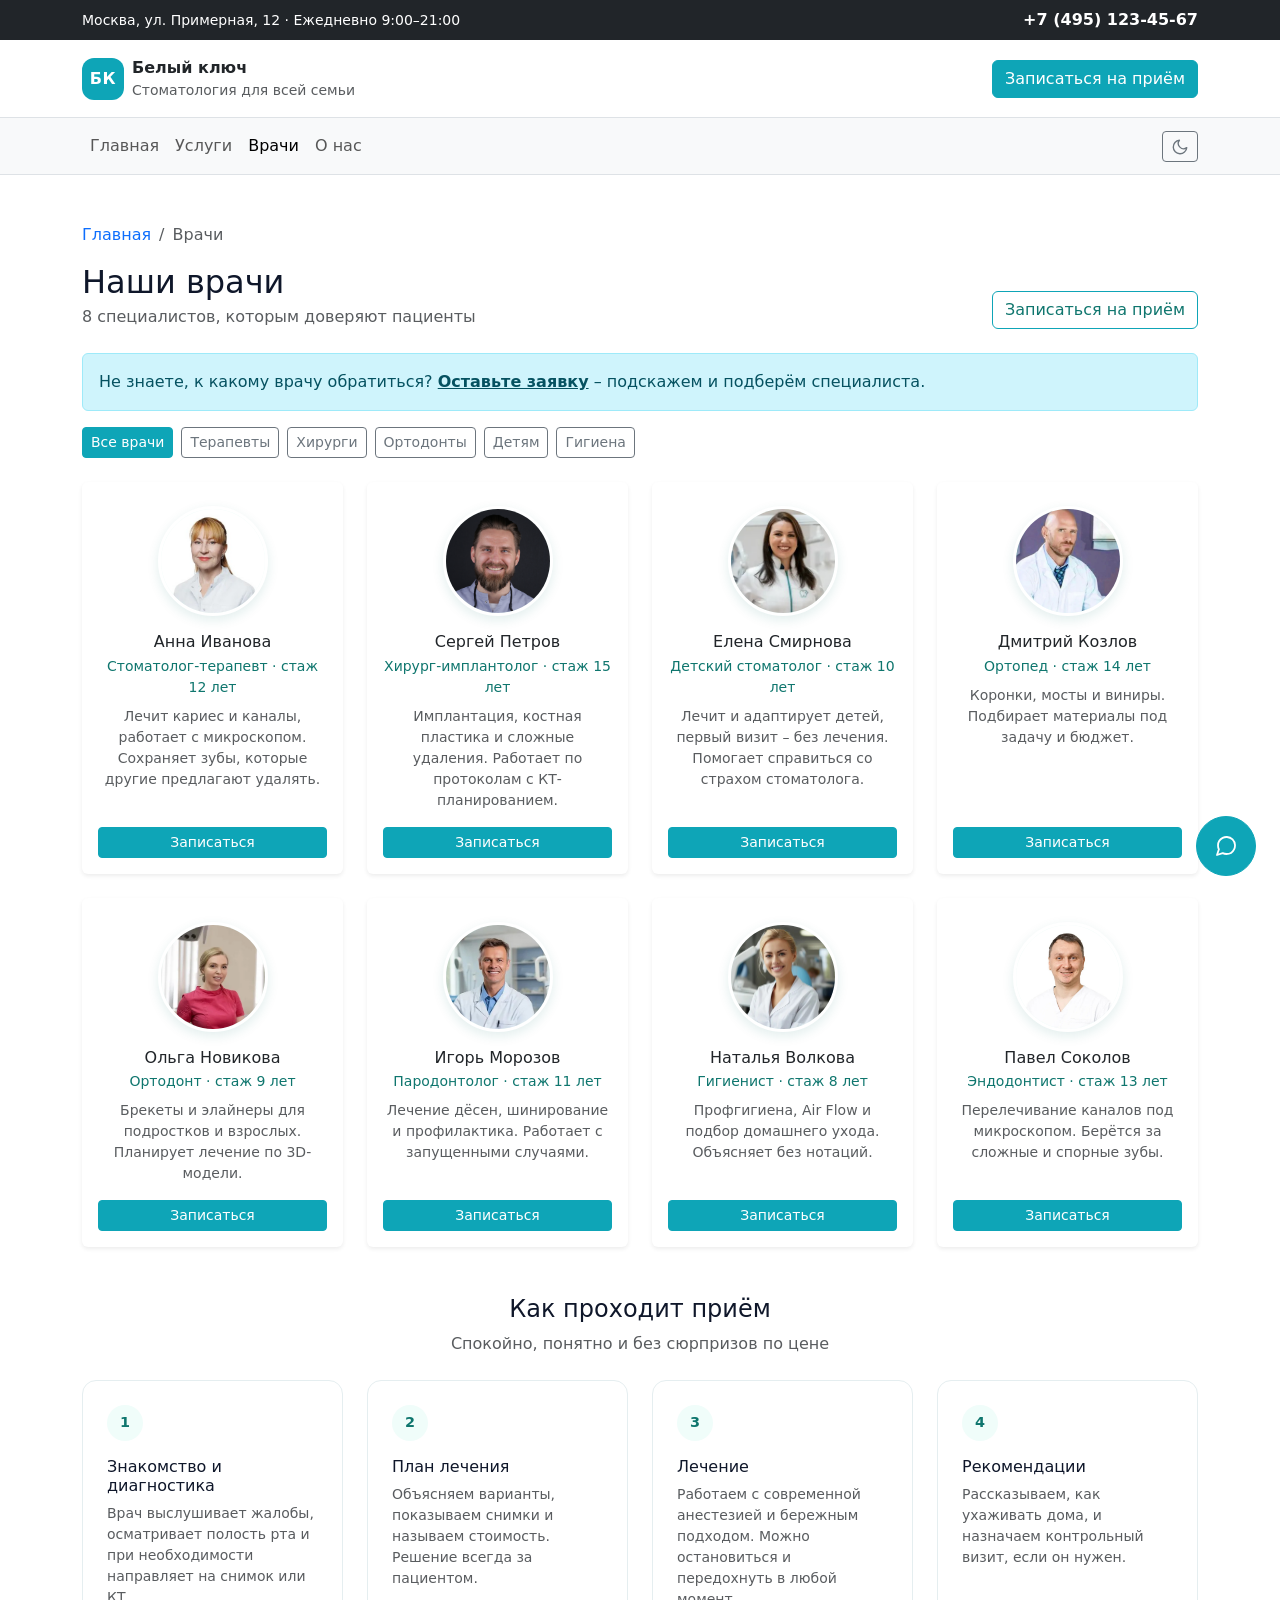
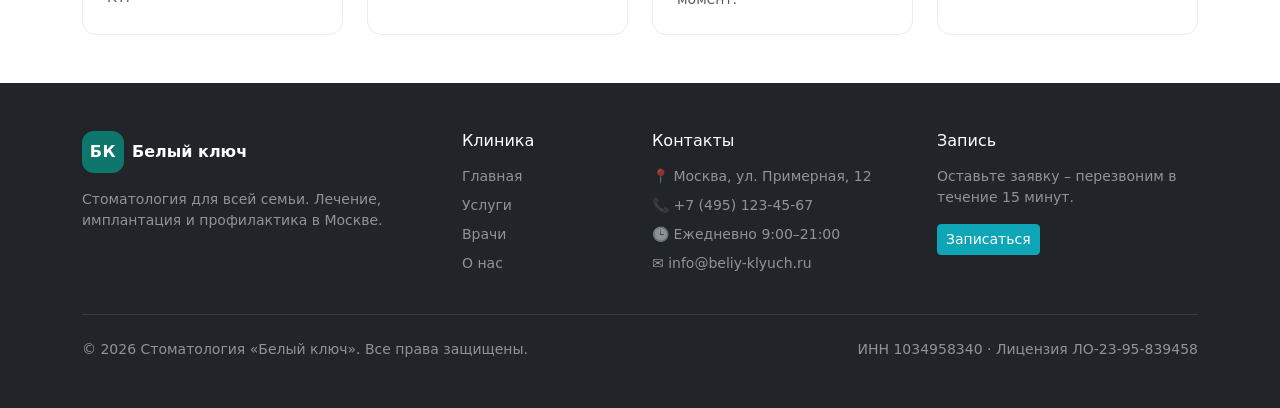
<file: doctors.html>
<!DOCTYPE html>
<html lang="ru">
<head>
  <meta charset="UTF-8">
  <meta name="viewport" content="width=device-width, initial-scale=1.0">
  <title>Врачи – Стоматология «Белый ключ»</title>
  <meta name="description" content="Врачи стоматологии «Белый ключ»: терапевты, хирурги, ортодонты, детский стоматолог. Запись на приём онлайн.">

  <script src="js/theme-init.js"></script>

  <link href="https://cdn.jsdelivr.net/npm/bootstrap@5.3.3/dist/css/bootstrap.min.css" rel="stylesheet">
  <link rel="stylesheet" href="css/custom.css">
</head>
<body class="bg-body">

  <!-- ВЕРХНЯЯ ПАНЕЛЬ -->
  <div class="topbar bg-dark text-white py-2 d-none d-md-block">
    <div class="container">
      <div class="row align-items-center">
        <div class="col-md-6"><small>Москва, ул. Примерная, 12 · Ежедневно 9:00–21:00</small></div>
        <div class="col-md-6 text-md-end">
          <a href="tel:+74951234567" class="text-white text-decoration-none fw-semibold">+7 (495) 123-45-67</a>
        </div>
      </div>
    </div>
  </div>

  <!-- ШАПКА -->
  <header class="bg-body border-bottom py-3">
    <div class="container">
      <div class="row align-items-center">
        <div class="col-8 col-md-6">
          <a href="index.html" class="d-flex align-items-center text-decoration-none">
            <span class="brand-mark me-2">БК</span>
            <span>
              <span class="d-block fw-bold text-body">Белый ключ</span>
              <small class="text-muted d-none d-sm-block">Стоматология для всей семьи</small>
            </span>
          </a>
        </div>
        <div class="col-4 col-md-6 text-end">
          <button type="button" class="btn btn-clinic d-none d-md-inline-block"
                  data-bs-toggle="modal" data-bs-target="#feedbackModal">
            Записаться на приём
          </button>
          <button type="button" class="btn btn-clinic btn-sm d-md-none"
                  data-bs-toggle="modal" data-bs-target="#feedbackModal">
            Запись
          </button>
        </div>
      </div>
    </div>
  </header>

  <!-- НАВИГАЦИЯ -->
  <nav class="navbar navbar-expand-lg bg-body-tertiary border-bottom sticky-top">
    <div class="container">
      <button class="navbar-toggler" type="button" data-bs-toggle="collapse" data-bs-target="#mainNavbar"
              aria-controls="mainNavbar" aria-expanded="false" aria-label="Переключить навигацию">
        <span class="navbar-toggler-icon"></span>
      </button>
      <div class="collapse navbar-collapse" id="mainNavbar">
        <ul class="navbar-nav me-auto">
          <li class="nav-item"><a class="nav-link" href="index.html">Главная</a></li>
          <li class="nav-item"><a class="nav-link" href="catalog.html">Услуги</a></li>
          <li class="nav-item"><a class="nav-link active" aria-current="page" href="doctors.html">Врачи</a></li>
          <li class="nav-item"><a class="nav-link" href="about.html">О нас</a></li>
        </ul>
        <a href="tel:+74951234567" class="btn btn-outline-clinic btn-sm d-lg-none mt-2">Позвонить: +7 (495) 123-45-67</a>
      </div>

      <button class="btn btn-outline-secondary btn-sm theme-toggle" type="button"
              id="themeToggle" aria-label="Переключить тему">
        <svg class="icon-sun" width="18" height="18" viewBox="0 0 24 24" fill="none" aria-hidden="true">
          <circle cx="12" cy="12" r="4" stroke="currentColor" stroke-width="1.8"/>
          <path d="M12 2v2M12 20v2M4.93 4.93l1.41 1.41M17.66 17.66l1.41 1.41M2 12h2M20 12h2M4.93 19.07l1.41-1.41M17.66 6.34l1.41-1.41"
                stroke="currentColor" stroke-width="1.8" stroke-linecap="round"/>
        </svg>
        <svg class="icon-moon" width="18" height="18" viewBox="0 0 24 24" fill="none" aria-hidden="true">
          <path d="M21 12.8A9 9 0 1 1 11.2 3a7 7 0 0 0 9.8 9.8z"
                stroke="currentColor" stroke-width="1.8" stroke-linecap="round" stroke-linejoin="round"/>
        </svg>
      </button>
    </div>
  </nav>

  <main class="container my-5">

    <nav aria-label="breadcrumb" class="mb-3">
      <ol class="breadcrumb mb-0">
        <li class="breadcrumb-item"><a href="index.html" class="text-decoration-none">Главная</a></li>
        <li class="breadcrumb-item active" aria-current="page">Врачи</li>
      </ol>
    </nav>

    <div class="d-flex justify-content-between align-items-end flex-wrap gap-2 mb-4">
      <div>
        <h1 class="h2 mb-1">Наши врачи</h1>
        <p class="text-muted mb-0">8 специалистов, которым доверяют пациенты</p>
      </div>
      <button type="button" class="btn btn-outline-clinic"
              data-bs-toggle="modal" data-bs-target="#feedbackModal">
        Записаться на приём
      </button>
    </div>

    <div class="alert alert-info" role="alert">
      Не знаете, к какому врачу обратиться?
      <a href="#" class="alert-link" data-bs-toggle="modal" data-bs-target="#feedbackModal">Оставьте заявку</a> – подскажем и подберём специалиста.
    </div>

    <div class="d-flex flex-wrap gap-2 mb-4" id="doctorFilters">
      <button class="btn btn-clinic btn-sm" type="button" data-filter="all">Все врачи</button>
      <button class="btn btn-outline-secondary btn-sm" type="button" data-filter="therapist">Терапевты</button>
      <button class="btn btn-outline-secondary btn-sm" type="button" data-filter="surgeon">Хирурги</button>
      <button class="btn btn-outline-secondary btn-sm" type="button" data-filter="ortho">Ортодонты</button>
      <button class="btn btn-outline-secondary btn-sm" type="button" data-filter="kids">Детям</button>
      <button class="btn btn-outline-secondary btn-sm" type="button" data-filter="hygiene">Гигиена</button>
    </div>

    <div class="row g-4">

      <div class="col-12 col-sm-6 col-lg-3">
        <div class="card doctor-card h-100 border-0 shadow-sm text-center">
          <img src="images/doctor-1.jpg" alt="Анна Иванова – стоматолог-терапевт"
               class="doctor-photo mt-4 mx-auto" onerror="this.style.display='none'">
          <div class="card-body d-flex flex-column">
            <h2 class="h6 mb-1">Анна Иванова</h2>
            <p class="text-clinic small mb-2">Стоматолог-терапевт · стаж 12 лет</p>
            <p class="text-muted small mb-3">Лечит кариес и каналы, работает с микроскопом. Сохраняет зубы, которые другие предлагают удалять.</p>
            <button type="button" class="btn btn-clinic btn-sm mt-auto"
                    data-bs-toggle="modal" data-bs-target="#feedbackModal"
                    data-doctor="anna-ivanova">Записаться</button>
          </div>
        </div>
      </div>

      <div class="col-12 col-sm-6 col-lg-3">
        <div class="card doctor-card h-100 border-0 shadow-sm text-center">
          <img src="images/doctor-2.jpg" alt="Сергей Петров – хирург-имплантолог"
               class="doctor-photo mt-4 mx-auto" onerror="this.style.display='none'">
          <div class="card-body d-flex flex-column">
            <h2 class="h6 mb-1">Сергей Петров</h2>
            <p class="text-clinic small mb-2">Хирург-имплантолог · стаж 15 лет</p>
            <p class="text-muted small mb-3">Имплантация, костная пластика и сложные удаления. Работает по протоколам с КТ-планированием.</p>
            <button type="button" class="btn btn-clinic btn-sm mt-auto"
                    data-bs-toggle="modal" data-bs-target="#feedbackModal"
                    data-doctor="sergey-petrov">Записаться</button>
          </div>
        </div>
      </div>

      <div class="col-12 col-sm-6 col-lg-3">
        <div class="card doctor-card h-100 border-0 shadow-sm text-center">
          <img src="images/doctor-3.jpg" alt="Елена Смирнова – детский стоматолог"
               class="doctor-photo mt-4 mx-auto" onerror="this.style.display='none'">
          <div class="card-body d-flex flex-column">
            <h2 class="h6 mb-1">Елена Смирнова</h2>
            <p class="text-clinic small mb-2">Детский стоматолог · стаж 10 лет</p>
            <p class="text-muted small mb-3">Лечит и адаптирует детей, первый визит – без лечения. Помогает справиться со страхом стоматолога.</p>
            <button type="button" class="btn btn-clinic btn-sm mt-auto"
                    data-bs-toggle="modal" data-bs-target="#feedbackModal"
                    data-doctor="elena-smirnova">Записаться</button>
          </div>
        </div>
      </div>

      <div class="col-12 col-sm-6 col-lg-3">
        <div class="card doctor-card h-100 border-0 shadow-sm text-center">
          <img src="images/doctor-4.jpg" alt="Дмитрий Козлов – ортопед"
               class="doctor-photo mt-4 mx-auto" onerror="this.style.display='none'">
          <div class="card-body d-flex flex-column">
            <h2 class="h6 mb-1">Дмитрий Козлов</h2>
            <p class="text-clinic small mb-2">Ортопед · стаж 14 лет</p>
            <p class="text-muted small mb-3">Коронки, мосты и виниры. Подбирает материалы под задачу и бюджет.</p>
            <button type="button" class="btn btn-clinic btn-sm mt-auto"
                    data-bs-toggle="modal" data-bs-target="#feedbackModal"
                    data-doctor="dmitry-kozlov">Записаться</button>
          </div>
        </div>
      </div>

      <div class="col-12 col-sm-6 col-lg-3">
        <div class="card doctor-card h-100 border-0 shadow-sm text-center">
          <img src="images/doctor-5.webp" alt="Ольга Новикова – ортодонт"
               class="doctor-photo mt-4 mx-auto" onerror="this.style.display='none'">
          <div class="card-body d-flex flex-column">
            <h2 class="h6 mb-1">Ольга Новикова</h2>
            <p class="text-clinic small mb-2">Ортодонт · стаж 9 лет</p>
            <p class="text-muted small mb-3">Брекеты и элайнеры для подростков и взрослых. Планирует лечение по 3D-модели.</p>
            <button type="button" class="btn btn-clinic btn-sm mt-auto"
                    data-bs-toggle="modal" data-bs-target="#feedbackModal"
                    data-doctor="olga-novikova">Записаться</button>
          </div>
        </div>
      </div>

      <div class="col-12 col-sm-6 col-lg-3">
        <div class="card doctor-card h-100 border-0 shadow-sm text-center">
          <img src="images/doctor-6.jpg" alt="Игорь Морозов – пародонтолог"
               class="doctor-photo mt-4 mx-auto" onerror="this.style.display='none'">
          <div class="card-body d-flex flex-column">
            <h2 class="h6 mb-1">Игорь Морозов</h2>
            <p class="text-clinic small mb-2">Пародонтолог · стаж 11 лет</p>
            <p class="text-muted small mb-3">Лечение дёсен, шинирование и профилактика. Работает с запущенными случаями.</p>
            <button type="button" class="btn btn-clinic btn-sm mt-auto"
                    data-bs-toggle="modal" data-bs-target="#feedbackModal"
                    data-doctor="igor-morozov">Записаться</button>
          </div>
        </div>
      </div>

      <div class="col-12 col-sm-6 col-lg-3">
        <div class="card doctor-card h-100 border-0 shadow-sm text-center">
          <img src="images/doctor-7.jpg" alt="Наталья Волкова – гигиенист"
               class="doctor-photo mt-4 mx-auto" onerror="this.style.display='none'">
          <div class="card-body d-flex flex-column">
            <h2 class="h6 mb-1">Наталья Волкова</h2>
            <p class="text-clinic small mb-2">Гигиенист · стаж 8 лет</p>
            <p class="text-muted small mb-3">Профгигиена, Air Flow и подбор домашнего ухода. Объясняет без нотаций.</p>
            <button type="button" class="btn btn-clinic btn-sm mt-auto"
                    data-bs-toggle="modal" data-bs-target="#feedbackModal"
                    data-doctor="natalia-volkova">Записаться</button>
          </div>
        </div>
      </div>

      <div class="col-12 col-sm-6 col-lg-3">
        <div class="card doctor-card h-100 border-0 shadow-sm text-center">
          <img src="images/doctor-8.jpg" alt="Павел Соколов – эндодонтист"
               class="doctor-photo mt-4 mx-auto" onerror="this.style.display='none'">
          <div class="card-body d-flex flex-column">
            <h2 class="h6 mb-1">Павел Соколов</h2>
            <p class="text-clinic small mb-2">Эндодонтист · стаж 13 лет</p>
            <p class="text-muted small mb-3">Перелечивание каналов под микроскопом. Берётся за сложные и спорные зубы.</p>
            <button type="button" class="btn btn-clinic btn-sm mt-auto"
                    data-bs-toggle="modal" data-bs-target="#feedbackModal"
                    data-doctor="pavel-sokolov">Записаться</button>
          </div>
        </div>
      </div>

    </div>
        <!-- КАК ПРОХОДИТ ПРИЁМ -->
    <section class="my-5">
      <div class="text-center mb-4">
        <h2 class="h4 mb-2">Как проходит приём</h2>
        <p class="text-muted mb-0 mx-auto" style="max-width: 560px;">
          Спокойно, понятно и без сюрпризов по цене
        </p>
      </div>

      <div class="row g-4">
        <div class="col-12 col-md-6 col-lg-3">
          <div class="feature-card p-4 h-100">
            <div class="feature-step mb-3">1</div>
            <h3 class="h6 mb-2">Знакомство и диагностика</h3>
            <p class="text-muted small mb-0">
              Врач выслушивает жалобы, осматривает полость рта и при необходимости
              направляет на снимок или КТ.
            </p>
          </div>
        </div>
        <div class="col-12 col-md-6 col-lg-3">
          <div class="feature-card p-4 h-100">
            <div class="feature-step mb-3">2</div>
            <h3 class="h6 mb-2">План лечения</h3>
            <p class="text-muted small mb-0">
              Объясняем варианты, показываем снимки и называем стоимость.
              Решение всегда за пациентом.
            </p>
          </div>
        </div>
        <div class="col-12 col-md-6 col-lg-3">
          <div class="feature-card p-4 h-100">
            <div class="feature-step mb-3">3</div>
            <h3 class="h6 mb-2">Лечение</h3>
            <p class="text-muted small mb-0">
              Работаем с современной анестезией и бережным подходом.
              Можно остановиться и передохнуть в любой момент.
            </p>
          </div>
        </div>
        <div class="col-12 col-md-6 col-lg-3">
          <div class="feature-card p-4 h-100">
            <div class="feature-step mb-3">4</div>
            <h3 class="h6 mb-2">Рекомендации</h3>
            <p class="text-muted small mb-0">
              Рассказываем, как ухаживать дома, и назначаем контрольный визит,
              если он нужен.
            </p>
          </div>
        </div>
      </div>
    </section>
  </main>

  <!-- ПОДВАЛ -->
  <footer class="bg-dark text-white-50 py-5 mt-5">
    <div class="container">
      <div class="row g-4">
        <div class="col-12 col-md-4">
          <div class="d-flex align-items-center mb-3">
            <span class="brand-mark brand-mark-dark me-2">БК</span>
            <span class="fw-bold text-white">Белый ключ</span>
          </div>
          <p class="small mb-0">Стоматология для всей семьи. Лечение, имплантация и профилактика в Москве.</p>
        </div>
        <div class="col-6 col-md-2">
          <h4 class="h6 text-white mb-3">Клиника</h4>
          <ul class="list-unstyled small">
            <li class="mb-2"><a href="index.html" class="text-white-50 text-decoration-none">Главная</a></li>
            <li class="mb-2"><a href="catalog.html" class="text-white-50 text-decoration-none">Услуги</a></li>
            <li class="mb-2"><a href="doctors.html" class="text-white-50 text-decoration-none">Врачи</a></li>
            <li class="mb-2"><a href="about.html" class="text-white-50 text-decoration-none">О нас</a></li>
          </ul>
        </div>
        <div class="col-6 col-md-3">
          <h4 class="h6 text-white mb-3">Контакты</h4>
          <ul class="list-unstyled small">
            <li class="mb-2">📍 Москва, ул. Примерная, 12</li>
            <li class="mb-2">📞 +7 (495) 123-45-67</a></li>
            <li class="mb-2">🕒 Ежедневно 9:00–21:00</li>
            <li class="mb-2">✉️ info@beliy-klyuch.ru</li>
          </ul>
        </div>
        <div class="col-12 col-md-3">
          <h4 class="h6 text-white mb-3">Запись</h4>
          <p class="small">Оставьте заявку – перезвоним в течение 15 минут.</p>
          <button type="button" class="btn btn-clinic btn-sm"
                  data-bs-toggle="modal" data-bs-target="#feedbackModal">
            Записаться
          </button>
        </div>
      </div>
      <hr class="border-secondary my-4">
      <div class="d-flex flex-column flex-md-row justify-content-between small">
        <span>© 2026 Стоматология «Белый ключ». Все права защищены.</span>
        <span>ИНН 1034958340 · Лицензия ЛО-23-95-839458</span>
      </div>
    </div>
  </footer>

  <!-- КНОПКА ЧАТА -->
  <button class="btn btn-clinic rounded-circle position-fixed bottom-0 end-0 m-4 chat-toggle"
          type="button"
          data-bs-toggle="offcanvas"
          data-bs-target="#chatPanel"
          aria-controls="chatPanel"
          aria-label="Открыть чат с консультантом">
    <svg width="24" height="24" viewBox="0 0 24 24" fill="none" aria-hidden="true">
      <path d="M21 11.5a8.38 8.38 0 0 1-.9 3.8 8.5 8.5 0 0 1-7.6 4.7 8.38 8.38 0 0 1-3.8-.9L3 21l1.9-5.7a8.38 8.38 0 0 1-.9-3.8 8.5 8.5 0 0 1 4.7-7.6 8.38 8.38 0 0 1 3.8-.9h.5a8.48 8.48 0 0 1 8 8v.5z"
            stroke="currentColor" stroke-width="1.8" stroke-linecap="round" stroke-linejoin="round"/>
    </svg>
  </button>

  <!-- ПАНЕЛЬ ЧАТА -->
  <div class="offcanvas offcanvas-end chat-panel" tabindex="-1" id="chatPanel" aria-labelledby="chatPanelLabel">
    <div class="offcanvas-header border-bottom">
      <div class="d-flex align-items-center gap-2">
        <span class="chat-avatar">К</span>
        <div>
          <h5 class="offcanvas-title mb-0" id="chatPanelLabel">Консультант</h5>
          <small class="text-muted">Онлайн · отвечает за ~1 минуту</small>
        </div>
      </div>
      <button type="button" class="btn-close" data-bs-dismiss="offcanvas" aria-label="Закрыть"></button>
    </div>
    <div class="offcanvas-body d-flex flex-column p-0">
      <div class="flex-grow-1 p-3 chat-messages" id="chatMessages">
        <div class="chat-msg chat-msg-bot mb-3">
          <div class="chat-bubble">Здравствуйте! Чем могу помочь?</div>
        </div>
        <div class="chat-msg chat-msg-bot mb-3">
          <div class="chat-bubble">Могу подсказать по услугам, ценам и записи на приём.</div>
        </div>
      </div>
      <div class="border-top p-3">
        <form id="chatForm" class="input-group">
          <input type="text" class="form-control" id="chatInput"
                 placeholder="Напишите сообщение..." autocomplete="off" required>
          <button class="btn btn-clinic" type="submit" aria-label="Отправить">
            <svg width="18" height="18" viewBox="0 0 24 24" fill="none" aria-hidden="true">
              <path d="M22 2L11 13M22 2l-7 20-4-9-9-4 20-7z"
                    stroke="currentColor" stroke-width="1.8" stroke-linecap="round" stroke-linejoin="round"/>
            </svg>
          </button>
        </form>
      </div>
    </div>
  </div>

  <!-- МОДАЛКА ЗАПИСИ -->
  <div class="modal fade" id="feedbackModal" tabindex="-1" aria-labelledby="feedbackModalLabel" aria-hidden="true">
    <div class="modal-dialog modal-dialog-centered modal-lg">
      <div class="modal-content">
        <div class="modal-header">
          <h2 class="modal-title h5" id="feedbackModalLabel">Запись на приём</h2>
          <button type="button" class="btn-close" data-bs-dismiss="modal" aria-label="Закрыть"></button>
        </div>
        <div class="modal-body">
          <p class="text-muted small mb-3">Оставьте контакты – перезвоним в течение 15 минут и подтвердим время.</p>
          <form id="orderForm">
            <div class="row g-3">
              <div class="col-12 col-md-6">
                <label for="order-name" class="form-label">Имя *</label>
                <input id="order-name" name="name" type="text" class="form-control" required>
              </div>
              <div class="col-12 col-md-6">
                <label for="order-phone" class="form-label">Телефон *</label>
                <div class="input-group">
                  <span class="input-group-text">+7</span>
                  <input id="order-phone" name="phone" type="tel" class="form-control" placeholder="900 000-00-00" required>
                </div>
              </div>
              <div class="col-12 col-md-6">
                <label for="order-email" class="form-label">E-mail</label>
                <input id="order-email" name="email" type="email" class="form-control">
              </div>
              <div class="col-12 col-md-6">
                <label for="order-service" class="form-label">Услуга</label>
                <select id="order-service" name="service" class="form-select">
                  <option value="" selected>Не выбрана</option>
                  <option value="hygiene">Профессиональная гигиена</option>
                  <option value="caries">Лечение кариеса</option>
                  <option value="implant">Имплантация</option>
                  <option value="whitening">Отбеливание зубов</option>
                  <option value="braces">Брекет-системы</option>
                  <option value="kids">Детская стоматология</option>
                  <option value="prosthetics">Протезирование</option>
                  <option value="microscope">Лечение под микроскопом</option>
                </select>
              </div>
              <div class="col-12 col-md-6">
                <label for="order-doctor" class="form-label">Врач</label>
                <select id="order-doctor" name="doctor" class="form-select">
                  <option value="" selected>Не выбран</option>
                  <option value="anna-ivanova">Анна Иванова – терапевт</option>
                  <option value="sergey-petrov">Сергей Петров – хирург-имплантолог</option>
                  <option value="elena-smirnova">Елена Смирнова – детский стоматолог</option>
                  <option value="dmitry-kozlov">Дмитрий Козлов – ортопед</option>
                  <option value="olga-novikova">Ольга Новикова – ортодонт</option>
                  <option value="igor-morozov">Игорь Морозов – пародонтолог</option>
                  <option value="natalia-volkova">Наталья Волкова – гигиенист</option>
                  <option value="pavel-sokolov">Павел Соколов – эндодонтист</option>
                </select>
              </div>
              <div class="col-12 col-md-6">
                <label for="order-date" class="form-label">Желаемая дата</label>
                <input id="order-date" name="date" type="date" class="form-control">
              </div>
              <div class="col-12">
                <label for="order-comment" class="form-label">Комментарий</label>
                <textarea id="order-comment" name="comment" class="form-control" rows="3"></textarea>
              </div>
              <div class="col-12">
                <div class="form-check">
                  <input id="order-agree" class="form-check-input" type="checkbox" required>
                  <label class="form-check-label" for="order-agree">Согласен на обработку данных *</label>
                </div>
              </div>
            </div>
          </form>
        </div>
        <div class="modal-footer">
          <button type="button" class="btn btn-outline-secondary" data-bs-dismiss="modal">Отмена</button>
          <button type="submit" form="orderForm" class="btn btn-clinic">Отправить</button>
        </div>
      </div>
    </div>
  </div>

  <script src="https://cdn.jsdelivr.net/npm/bootstrap@5.3.3/dist/js/bootstrap.bundle.min.js"></script>
  <script src="js/main.js"></script>
  <script src="js/theme.js"></script>
  <script src="js/chat.js"></script>
  <script src="js/feedback-modal.js"></script>
</body>
</html>
</file>
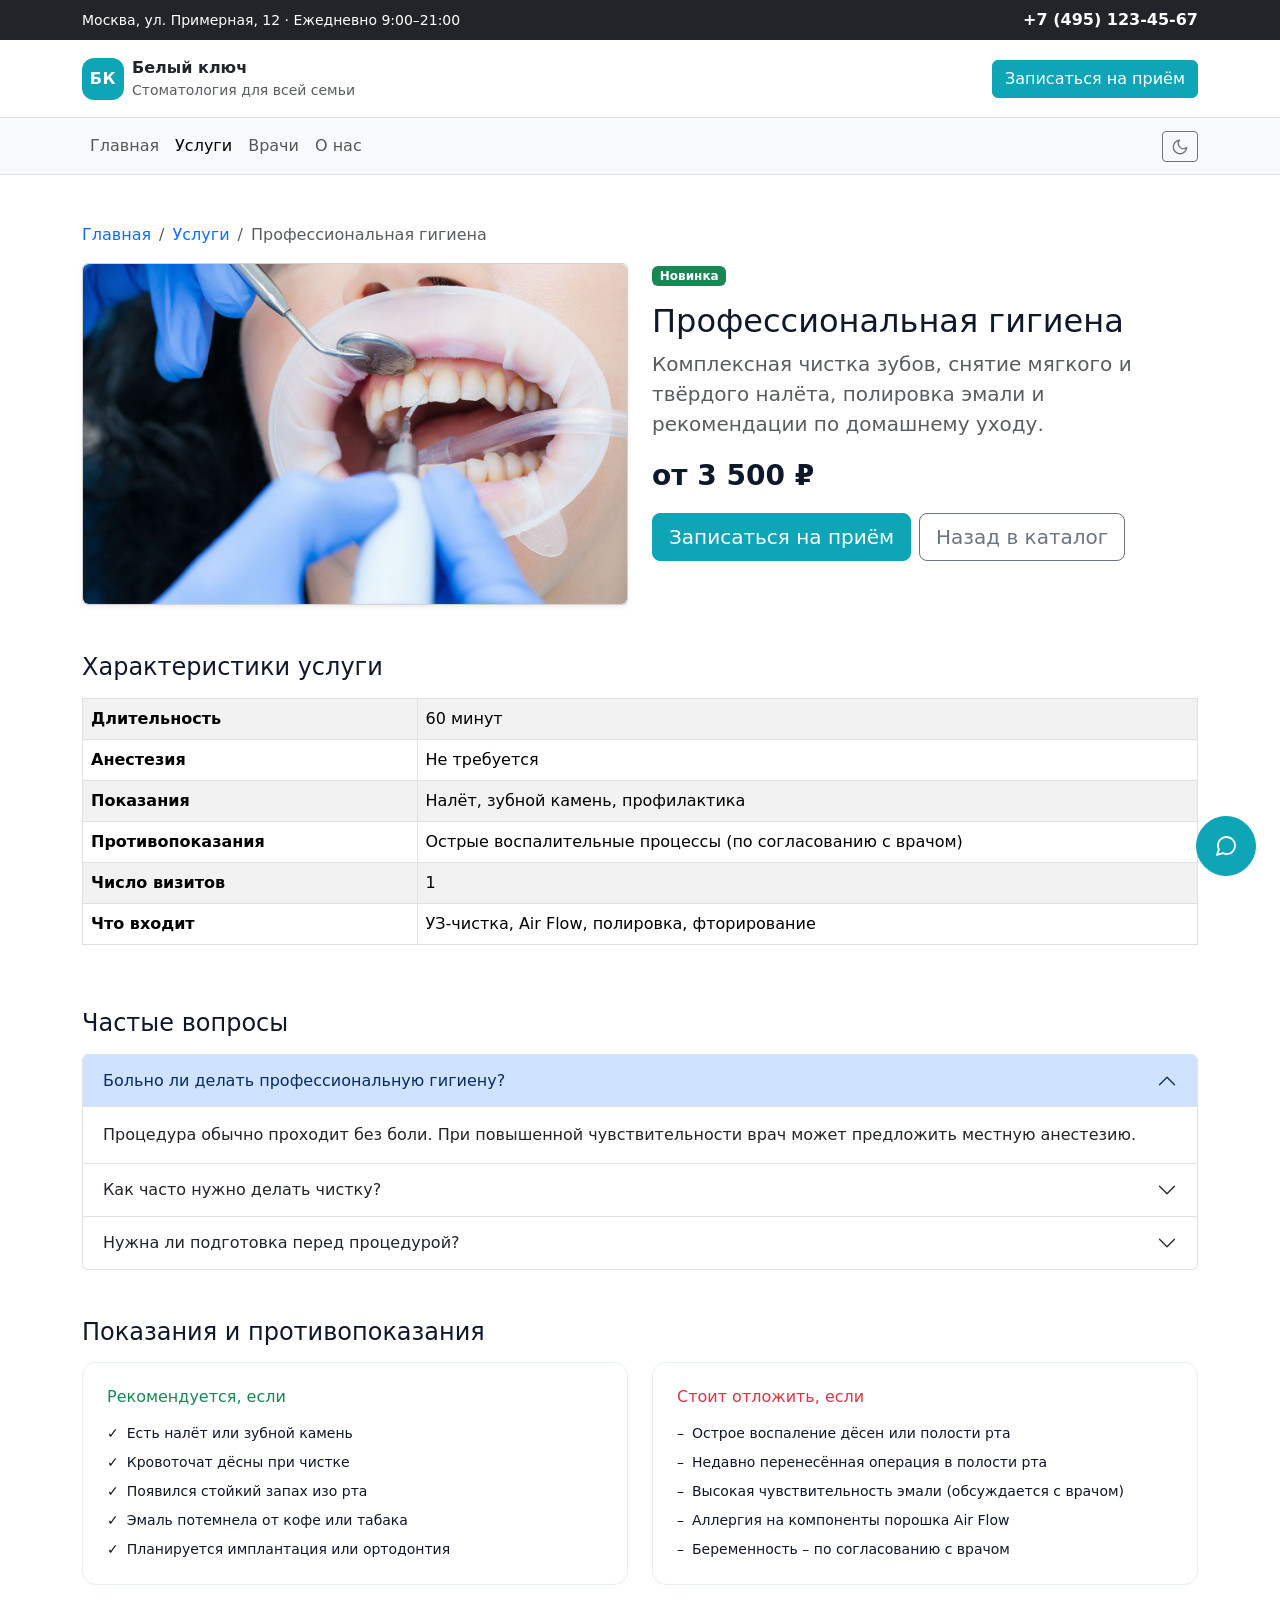
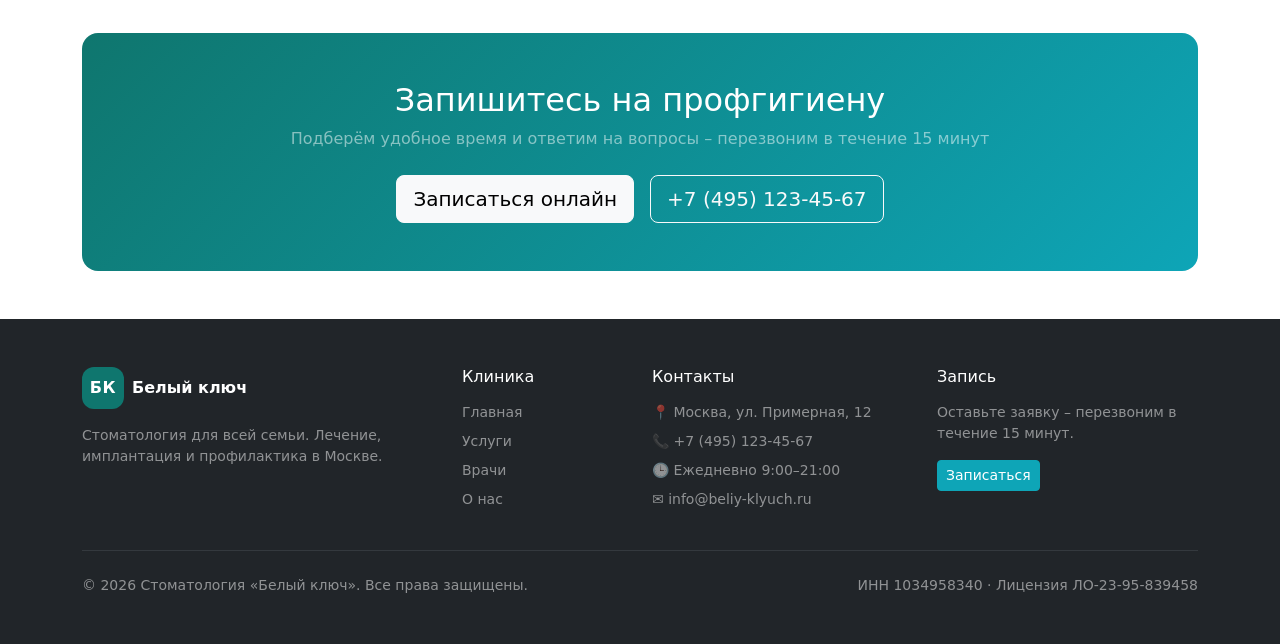
<file: product.html>
<!DOCTYPE html>
<html lang="ru">
<head>
  <meta charset="UTF-8">
  <meta name="viewport" content="width=device-width, initial-scale=1.0">
  <title>Профессиональная гигиена – Стоматология «Белый ключ»</title>
  <meta name="description" content="Профессиональная гигиена в стоматологии «Белый ключ»: УЗ-чистка, Air Flow, полировка и фторирование.">

  <script src="js/theme-init.js"></script>

  <link href="https://cdn.jsdelivr.net/npm/bootstrap@5.3.3/dist/css/bootstrap.min.css" rel="stylesheet">
  <link rel="stylesheet" href="css/custom.css">
</head>
<body class="bg-body">

  <!-- ВЕРХНЯЯ ПАНЕЛЬ -->
  <div class="topbar bg-dark text-white py-2 d-none d-md-block">
    <div class="container">
      <div class="row align-items-center">
        <div class="col-md-6"><small>Москва, ул. Примерная, 12 · Ежедневно 9:00–21:00</small></div>
        <div class="col-md-6 text-md-end">
          <a href="tel:+74951234567" class="text-white text-decoration-none fw-semibold">+7 (495) 123-45-67</a>
        </div>
      </div>
    </div>
  </div>

  <!-- ШАПКА -->
  <header class="bg-body border-bottom py-3">
    <div class="container">
      <div class="row align-items-center">
        <div class="col-8 col-md-6">
          <a href="index.html" class="d-flex align-items-center text-decoration-none">
            <span class="brand-mark me-2">БК</span>
            <span>
              <span class="d-block fw-bold text-body">Белый ключ</span>
              <small class="text-muted d-none d-sm-block">Стоматология для всей семьи</small>
            </span>
          </a>
        </div>
        <div class="col-4 col-md-6 text-end">
          <button type="button" class="btn btn-clinic d-none d-md-inline-block"
                  data-bs-toggle="modal" data-bs-target="#feedbackModal">
            Записаться на приём
          </button>
          <button type="button" class="btn btn-clinic btn-sm d-md-none"
                  data-bs-toggle="modal" data-bs-target="#feedbackModal">
            Запись
          </button>
        </div>
      </div>
    </div>
  </header>

  <!-- НАВИГАЦИЯ -->
  <nav class="navbar navbar-expand-lg bg-body-tertiary border-bottom sticky-top">
    <div class="container">
      <button class="navbar-toggler" type="button" data-bs-toggle="collapse" data-bs-target="#mainNavbar"
              aria-controls="mainNavbar" aria-expanded="false" aria-label="Переключить навигацию">
        <span class="navbar-toggler-icon"></span>
      </button>
      <div class="collapse navbar-collapse" id="mainNavbar">
        <ul class="navbar-nav me-auto">
          <li class="nav-item"><a class="nav-link" href="index.html">Главная</a></li>
          <li class="nav-item"><a class="nav-link active" aria-current="page" href="catalog.html">Услуги</a></li>
          <li class="nav-item"><a class="nav-link" href="doctors.html">Врачи</a></li>
          <li class="nav-item"><a class="nav-link" href="about.html">О нас</a></li>
        </ul>
        <a href="tel:+74951234567" class="btn btn-outline-clinic btn-sm d-lg-none mt-2">Позвонить: +7 (495) 123-45-67</a>
      </div>

      <button class="btn btn-outline-secondary btn-sm theme-toggle" type="button"
              id="themeToggle" aria-label="Переключить тему">
        <svg class="icon-sun" width="18" height="18" viewBox="0 0 24 24" fill="none" aria-hidden="true">
          <circle cx="12" cy="12" r="4" stroke="currentColor" stroke-width="1.8"/>
          <path d="M12 2v2M12 20v2M4.93 4.93l1.41 1.41M17.66 17.66l1.41 1.41M2 12h2M20 12h2M4.93 19.07l1.41-1.41M17.66 6.34l1.41-1.41"
                stroke="currentColor" stroke-width="1.8" stroke-linecap="round"/>
        </svg>
        <svg class="icon-moon" width="18" height="18" viewBox="0 0 24 24" fill="none" aria-hidden="true">
          <path d="M21 12.8A9 9 0 1 1 11.2 3a7 7 0 0 0 9.8 9.8z"
                stroke="currentColor" stroke-width="1.8" stroke-linecap="round" stroke-linejoin="round"/>
        </svg>
      </button>
    </div>
  </nav>

  <main class="container my-5">

    <nav aria-label="breadcrumb" class="mb-3">
      <ol class="breadcrumb mb-0">
        <li class="breadcrumb-item"><a href="index.html" class="text-decoration-none">Главная</a></li>
        <li class="breadcrumb-item"><a href="catalog.html" class="text-decoration-none">Услуги</a></li>
        <li class="breadcrumb-item active" aria-current="page">Профессиональная гигиена</li>
      </ol>
    </nav>

    <div class="row g-4">
      <div class="col-12 col-lg-6">
        <div class="card shadow-sm">
          <img src="images/service-hygiene.jpg" alt="Профессиональная гигиена – кабинет клиники"
               class="img-fluid rounded product-img w-100"
               onerror="this.style.display='none'; this.nextElementSibling.style.display='flex';">
          <div class="placeholder-box rounded align-items-center justify-content-center" style="display:none;">
            <span class="text-muted">Фото услуги / кабинета</span>
          </div>
        </div>
      </div>

      <div class="col-12 col-lg-6">
        <span class="badge bg-success mb-3">Новинка</span>
        <h1 class="h2">Профессиональная гигиена</h1>
        <p class="lead text-muted">
          Комплексная чистка зубов, снятие мягкого и твёрдого налёта, полировка эмали
          и рекомендации по домашнему уходу.
        </p>
        <p class="fs-3 fw-bold">от 3 500 ₽</p>
        <div class="d-flex gap-2 mb-4 flex-wrap">
          <button type="button" class="btn btn-clinic btn-lg"
                  data-bs-toggle="modal" data-bs-target="#feedbackModal" data-service="hygiene">
            Записаться на приём
          </button>
          <a href="catalog.html" class="btn btn-outline-secondary btn-lg">Назад в каталог</a>
        </div>
      </div>
    </div>

    <section class="mt-5">
      <h2 class="h4 mb-3">Характеристики услуги</h2>
      <div class="table-responsive">
        <table class="table table-striped table-bordered align-middle bg-body">
          <tbody>
            <tr><th scope="row" class="w-25">Длительность</th><td>60 минут</td></tr>
            <tr><th scope="row">Анестезия</th><td>Не требуется</td></tr>
            <tr><th scope="row">Показания</th><td>Налёт, зубной камень, профилактика</td></tr>
            <tr><th scope="row">Противопоказания</th><td>Острые воспалительные процессы (по согласованию с врачом)</td></tr>
            <tr><th scope="row">Число визитов</th><td>1</td></tr>
            <tr><th scope="row">Что входит</th><td>УЗ-чистка, Air Flow, полировка, фторирование</td></tr>
          </tbody>
        </table>
      </div>
    </section>

    <section class="mt-5">
      <h2 class="h4 mb-3">Частые вопросы</h2>
      <div class="accordion" id="faqAccordion">
        <div class="accordion-item">
          <h3 class="accordion-header">
            <button class="accordion-button" type="button" data-bs-toggle="collapse"
                    data-bs-target="#faq1" aria-expanded="true" aria-controls="faq1">
              Больно ли делать профессиональную гигиену?
            </button>
          </h3>
          <div id="faq1" class="accordion-collapse collapse show" data-bs-parent="#faqAccordion">
            <div class="accordion-body">
              Процедура обычно проходит без боли. При повышенной чувствительности врач может предложить
              местную анестезию.
            </div>
          </div>
        </div>
        <div class="accordion-item">
          <h3 class="accordion-header">
            <button class="accordion-button collapsed" type="button" data-bs-toggle="collapse"
                    data-bs-target="#faq2" aria-expanded="false" aria-controls="faq2">
              Как часто нужно делать чистку?
            </button>
          </h3>
          <div id="faq2" class="accordion-collapse collapse" data-bs-parent="#faqAccordion">
            <div class="accordion-body">
              Рекомендуется проходить процедуру раз в 6 месяцев. Врач может скорректировать
              периодичность по состоянию полости рта.
            </div>
          </div>
        </div>
        <div class="accordion-item">
          <h3 class="accordion-header">
            <button class="accordion-button collapsed" type="button" data-bs-toggle="collapse"
                    data-bs-target="#faq3" aria-expanded="false" aria-controls="faq3">
              Нужна ли подготовка перед процедурой?
            </button>
          </h3>
          <div id="faq3" class="accordion-collapse collapse" data-bs-parent="#faqAccordion">
            <div class="accordion-body">
              Специальная подготовка не требуется. Достаточно почистить зубы дома и сообщить врачу
              об аллергиях и особенностях здоровья.
            </div>
          </div>
        </div>
      </div>
    </section>
        <!-- ПОКАЗАНИЯ И ПРОТИВОПОКАЗАНИЯ -->
    <section class="mt-5">
      <h2 class="h4 mb-3">Показания и противопоказания</h2>
      <div class="row g-4">
        <div class="col-12 col-md-6">
          <div class="feature-card p-4 h-100">
            <h3 class="h6 mb-3 text-success">Рекомендуется, если</h3>
            <ul class="list-unstyled small mb-0">
              <li class="d-flex gap-2 mb-2"><span>✓</span><span>Есть налёт или зубной камень</span></li>
              <li class="d-flex gap-2 mb-2"><span>✓</span><span>Кровоточат дёсны при чистке</span></li>
              <li class="d-flex gap-2 mb-2"><span>✓</span><span>Появился стойкий запах изо рта</span></li>
              <li class="d-flex gap-2 mb-2"><span>✓</span><span>Эмаль потемнела от кофе или табака</span></li>
              <li class="d-flex gap-2"><span>✓</span><span>Планируется имплантация или ортодонтия</span></li>
            </ul>
          </div>
        </div>
        <div class="col-12 col-md-6">
          <div class="feature-card p-4 h-100">
            <h3 class="h6 mb-3 text-danger">Стоит отложить, если</h3>
            <ul class="list-unstyled small mb-0">
              <li class="d-flex gap-2 mb-2"><span>–</span><span>Острое воспаление дёсен или полости рта</span></li>
              <li class="d-flex gap-2 mb-2"><span>–</span><span>Недавно перенесённая операция в полости рта</span></li>
              <li class="d-flex gap-2 mb-2"><span>–</span><span>Высокая чувствительность эмали (обсуждается с врачом)</span></li>
              <li class="d-flex gap-2 mb-2"><span>–</span><span>Аллергия на компоненты порошка Air Flow</span></li>
              <li class="d-flex gap-2"><span>–</span><span>Беременность – по согласованию с врачом</span></li>
            </ul>
          </div>
        </div>
      </div>
    </section>
        <!-- CTA -->
    <section class="cta-section py-5 rounded-4 mt-5">
      <div class="container text-center">
        <h2 class="text-white mb-2">Запишитесь на профгигиену</h2>
        <p class="text-white-50 mb-4">Подберём удобное время и ответим на вопросы – перезвоним в течение 15 минут</p>
        <div class="d-flex gap-3 justify-content-center flex-wrap">
          <button type="button" class="btn btn-light btn-lg"
                  data-bs-toggle="modal" data-bs-target="#feedbackModal" data-service="hygiene">
            Записаться онлайн
          </button>
          <a href="tel:+74951234567" class="btn btn-outline-light btn-lg">+7 (495) 123-45-67</a>
        </div>
      </div>
    </section>
  </main>

  <!-- ПОДВАЛ -->
  <footer class="bg-dark text-white-50 py-5 mt-5">
    <div class="container">
      <div class="row g-4">
        <div class="col-12 col-md-4">
          <div class="d-flex align-items-center mb-3">
            <span class="brand-mark brand-mark-dark me-2">БК</span>
            <span class="fw-bold text-white">Белый ключ</span>
          </div>
          <p class="small mb-0">Стоматология для всей семьи. Лечение, имплантация и профилактика в Москве.</p>
        </div>
        <div class="col-6 col-md-2">
          <h4 class="h6 text-white mb-3">Клиника</h4>
          <ul class="list-unstyled small">
            <li class="mb-2"><a href="index.html" class="text-white-50 text-decoration-none">Главная</a></li>
            <li class="mb-2"><a href="catalog.html" class="text-white-50 text-decoration-none">Услуги</a></li>
            <li class="mb-2"><a href="doctors.html" class="text-white-50 text-decoration-none">Врачи</a></li>
            <li class="mb-2"><a href="about.html" class="text-white-50 text-decoration-none">О нас</a></li>
          </ul>
        </div>
        <div class="col-6 col-md-3">
          <h4 class="h6 text-white mb-3">Контакты</h4>
          <ul class="list-unstyled small">
            <li class="mb-2">📍 Москва, ул. Примерная, 12</li>
            <li class="mb-2">📞 +7 (495) 123-45-67</a></li>
            <li class="mb-2">🕒 Ежедневно 9:00–21:00</li>
            <li class="mb-2">✉️ info@beliy-klyuch.ru</li>
          </ul>
        </div>
        <div class="col-12 col-md-3">
          <h4 class="h6 text-white mb-3">Запись</h4>
          <p class="small">Оставьте заявку – перезвоним в течение 15 минут.</p>
          <button type="button" class="btn btn-clinic btn-sm"
                  data-bs-toggle="modal" data-bs-target="#feedbackModal">
            Записаться
          </button>
        </div>
      </div>
      <hr class="border-secondary my-4">
      <div class="d-flex flex-column flex-md-row justify-content-between small">
        <span>© 2026 Стоматология «Белый ключ». Все права защищены.</span>
        <span>ИНН 1034958340 · Лицензия ЛО-23-95-839458</span>
      </div>
    </div>
  </footer>

  <!-- КНОПКА ЧАТА -->
  <button class="btn btn-clinic rounded-circle position-fixed bottom-0 end-0 m-4 chat-toggle"
          type="button"
          data-bs-toggle="offcanvas"
          data-bs-target="#chatPanel"
          aria-controls="chatPanel"
          aria-label="Открыть чат с консультантом">
    <svg width="24" height="24" viewBox="0 0 24 24" fill="none" aria-hidden="true">
      <path d="M21 11.5a8.38 8.38 0 0 1-.9 3.8 8.5 8.5 0 0 1-7.6 4.7 8.38 8.38 0 0 1-3.8-.9L3 21l1.9-5.7a8.38 8.38 0 0 1-.9-3.8 8.5 8.5 0 0 1 4.7-7.6 8.38 8.38 0 0 1 3.8-.9h.5a8.48 8.48 0 0 1 8 8v.5z"
            stroke="currentColor" stroke-width="1.8" stroke-linecap="round" stroke-linejoin="round"/>
    </svg>
  </button>

  <!-- ПАНЕЛЬ ЧАТА -->
  <div class="offcanvas offcanvas-end chat-panel" tabindex="-1" id="chatPanel" aria-labelledby="chatPanelLabel">
    <div class="offcanvas-header border-bottom">
      <div class="d-flex align-items-center gap-2">
        <span class="chat-avatar">К</span>
        <div>
          <h5 class="offcanvas-title mb-0" id="chatPanelLabel">Консультант</h5>
          <small class="text-muted">Онлайн · отвечает за ~1 минуту</small>
        </div>
      </div>
      <button type="button" class="btn-close" data-bs-dismiss="offcanvas" aria-label="Закрыть"></button>
    </div>
    <div class="offcanvas-body d-flex flex-column p-0">
      <div class="flex-grow-1 p-3 chat-messages" id="chatMessages">
        <div class="chat-msg chat-msg-bot mb-3">
          <div class="chat-bubble">Здравствуйте! Чем могу помочь?</div>
        </div>
        <div class="chat-msg chat-msg-bot mb-3">
          <div class="chat-bubble">Могу подсказать по услугам, ценам и записи на приём.</div>
        </div>
      </div>
      <div class="border-top p-3">
        <form id="chatForm" class="input-group">
          <input type="text" class="form-control" id="chatInput"
                 placeholder="Напишите сообщение..." autocomplete="off" required>
          <button class="btn btn-clinic" type="submit" aria-label="Отправить">
            <svg width="18" height="18" viewBox="0 0 24 24" fill="none" aria-hidden="true">
              <path d="M22 2L11 13M22 2l-7 20-4-9-9-4 20-7z"
                    stroke="currentColor" stroke-width="1.8" stroke-linecap="round" stroke-linejoin="round"/>
            </svg>
          </button>
        </form>
      </div>
    </div>
  </div>

  <!-- МОДАЛКА ЗАПИСИ -->
  <div class="modal fade" id="feedbackModal" tabindex="-1" aria-labelledby="feedbackModalLabel" aria-hidden="true">
    <div class="modal-dialog modal-dialog-centered modal-lg">
      <div class="modal-content">
        <div class="modal-header">
          <h2 class="modal-title h5" id="feedbackModalLabel">Запись на приём</h2>
          <button type="button" class="btn-close" data-bs-dismiss="modal" aria-label="Закрыть"></button>
        </div>
        <div class="modal-body">
          <p class="text-muted small mb-3">Оставьте контакты – перезвоним в течение 15 минут и подтвердим время.</p>
          <form id="orderForm">
            <div class="row g-3">
              <div class="col-12 col-md-6">
                <label for="order-name" class="form-label">Имя *</label>
                <input id="order-name" name="name" type="text" class="form-control" required>
              </div>
              <div class="col-12 col-md-6">
                <label for="order-phone" class="form-label">Телефон *</label>
                <div class="input-group">
                  <span class="input-group-text">+7</span>
                  <input id="order-phone" name="phone" type="tel" class="form-control" placeholder="900 000-00-00" required>
                </div>
              </div>
              <div class="col-12 col-md-6">
                <label for="order-email" class="form-label">E-mail</label>
                <input id="order-email" name="email" type="email" class="form-control">
              </div>
              <div class="col-12 col-md-6">
                <label for="order-service" class="form-label">Услуга</label>
                <select id="order-service" name="service" class="form-select">
                  <option value="" selected>Не выбрана</option>
                  <option value="hygiene">Профессиональная гигиена</option>
                  <option value="caries">Лечение кариеса</option>
                  <option value="implant">Имплантация</option>
                  <option value="whitening">Отбеливание зубов</option>
                  <option value="braces">Брекет-системы</option>
                  <option value="kids">Детская стоматология</option>
                  <option value="prosthetics">Протезирование</option>
                  <option value="microscope">Лечение под микроскопом</option>
                </select>
              </div>
              <div class="col-12 col-md-6">
                <label for="order-doctor" class="form-label">Врач</label>
                <select id="order-doctor" name="doctor" class="form-select">
                  <option value="" selected>Не выбран</option>
                  <option value="anna-ivanova">Анна Иванова – терапевт</option>
                  <option value="sergey-petrov">Сергей Петров – хирург-имплантолог</option>
                  <option value="elena-smirnova">Елена Смирнова – детский стоматолог</option>
                  <option value="dmitry-kozlov">Дмитрий Козлов – ортопед</option>
                  <option value="olga-novikova">Ольга Новикова – ортодонт</option>
                  <option value="igor-morozov">Игорь Морозов – пародонтолог</option>
                  <option value="natalia-volkova">Наталья Волкова – гигиенист</option>
                  <option value="pavel-sokolov">Павел Соколов – эндодонтист</option>
                </select>
              </div>
              <div class="col-12 col-md-6">
                <label for="order-date" class="form-label">Желаемая дата</label>
                <input id="order-date" name="date" type="date" class="form-control">
              </div>
              <div class="col-12">
                <label for="order-comment" class="form-label">Комментарий</label>
                <textarea id="order-comment" name="comment" class="form-control" rows="3"></textarea>
              </div>
              <div class="col-12">
                <div class="form-check">
                  <input id="order-agree" class="form-check-input" type="checkbox" required>
                  <label class="form-check-label" for="order-agree">Согласен на обработку данных *</label>
                </div>
              </div>
            </div>
          </form>
        </div>
        <div class="modal-footer">
          <button type="button" class="btn btn-outline-secondary" data-bs-dismiss="modal">Отмена</button>
          <button type="submit" form="orderForm" class="btn btn-clinic">Отправить</button>
        </div>
      </div>
    </div>
  </div>

  <script src="https://cdn.jsdelivr.net/npm/bootstrap@5.3.3/dist/js/bootstrap.bundle.min.js"></script>
  <script src="js/main.js"></script>
  <script src="js/theme.js"></script>
  <script src="js/chat.js"></script>
  <script src="js/feedback-modal.js"></script>
</body>
</html>
</file>
<file: css/custom.css>
/* =========================================================
   Белый ключ — custom.css
   Палитра, компоненты, карточки, врачи, карусель, галерея
   ========================================================= */

/* ---------- Переменные ---------- */
:root {
  --clinic: #0ea5b7;
  --clinic-dark: #0f766e;
  --clinic-light: #f0fdfa;
  --ink: #0f172a;
}

body {
  min-height: 100vh;
  color: var(--ink);
}

/* ---------- Палитра клиники ---------- */
.bg-clinic { background-color: var(--clinic) !important; }
.text-clinic { color: var(--clinic-dark) !important; }

.btn-clinic {
  background-color: var(--clinic);
  border-color: var(--clinic);
  color: #fff;
}
.btn-clinic:hover,
.btn-clinic:focus {
  background-color: var(--clinic-dark);
  border-color: var(--clinic-dark);
  color: #fff;
}

.btn-outline-clinic {
  color: var(--clinic-dark);
  border-color: var(--clinic);
}
.btn-outline-clinic:hover {
  background-color: var(--clinic);
  border-color: var(--clinic);
  color: #fff;
}

/* ---------- Логотип-марка ---------- */
.brand-mark {
  display: inline-flex;
  align-items: center;
  justify-content: center;
  width: 42px;
  height: 42px;
  border-radius: 12px;
  background: var(--clinic);
  color: #fff;
  font-weight: 700;
  letter-spacing: .5px;
}
.brand-mark-dark { background: var(--clinic-dark); }

/* ---------- Hero ---------- */
.hero-section {
  position: relative;
  background-color: var(--clinic-light);
  transition: background-color .6s ease;
}

.hero-section::before,
.hero-section::after {
  content: "";
  position: absolute;
  inset: 0;
  pointer-events: none;
  transition: opacity .6s ease;
  z-index: 0;
}

.hero-section::before {
  background: linear-gradient(180deg, transparent 0%, #ffffff 100%);
  opacity: 1;
}

.hero-section::after {
  background: linear-gradient(180deg, #16282b 0%, transparent 100%);
  opacity: 0;
}

.hero-section > .container {
  position: relative;
  z-index: 1;
}

/* Тёмная тема */
[data-bs-theme="dark"] .hero-section {
  background-color: var(--bs-body-bg);
}
[data-bs-theme="dark"] .hero-section::before {
  opacity: 0;
}
[data-bs-theme="dark"] .hero-section::after {
  opacity: 1;
}

.hero-img {
  max-height: 420px;
  object-fit: cover;
}

.placeholder-box {
  min-height: 320px;
  background: #e9f7f9;
  border: 1px dashed #b6e3e9 !important;
}

/* ---------- Срочная помощь ---------- */
.urgent-bar {
  background: #fff7e6;
  border: 1px solid #ffe0a3;
}

/* ---------- Карточки преимуществ ---------- */
.feature-card {
  background: #fff;
  border: 1px solid #e5eef0;
  border-radius: 14px;
  transition: transform .15s ease, box-shadow .15s ease;
}
.feature-card:hover {
  transform: translateY(-3px);
  box-shadow: 0 .5rem 1.5rem rgba(15, 118, 110, .12);
}
.feature-icon {
  font-size: 1.75rem;
  line-height: 1;
}

/* ---------- Карточки услуг ---------- */
.service-card {
  border: 1px solid #e5eef0;
  border-radius: 14px;
  overflow: hidden;
}

.card-img-top {
  height: 180px;
  object-fit: cover;
}

.card-img-placeholder {
  height: 180px;
  display: none;
  align-items: center;
  justify-content: center;
  background: #e9f7f9;
  color: #6c8a8f;
  font-size: .9rem;
}

/* ---------- Врачи: фото 110×110 ---------- */
.doctor-card {
  overflow: hidden;
}

.doctor-photo {
  width: 110px !important;
  height: 110px !important;
  max-width: 110px !important;
  border-radius: 50%;
  object-fit: cover;
  object-position: center 30%;
  display: block;
  margin-left: auto;
  margin-right: auto;
  background: var(--clinic-light);
  border: 3px solid #fff;
  box-shadow: 0 4px 12px rgba(15, 118, 110, .12);
}

.doctor-photo-wrap {
  width: 110px;
  height: 110px;
  margin: 0 auto;
  border-radius: 50%;
  overflow: hidden;
  border: 3px solid #fff;
  box-shadow: 0 4px 12px rgba(15, 118, 110, .12);
  background: var(--clinic-light);
  display: flex;
  align-items: center;
  justify-content: center;
}
.doctor-photo-wrap img {
  width: 100%;
  height: 100%;
  object-fit: cover;
  object-position: center 30%;
  display: block;
}
.doctor-initials {
  display: none;
  font-weight: 700;
  color: var(--clinic-dark);
  font-size: 1.25rem;
}
.doctor-photo-wrap.is-empty .doctor-initials {
  display: block;
}

/* ---------- Отзывы + карусель ---------- */
.review-card {
  background: #fff;
  border: 1px solid #e5eef0;
  border-radius: 14px;
  border-left: 4px solid var(--clinic);
  display: flex;
  flex-direction: column;
}

#reviewsCarousel .carousel-item {
  min-height: 260px;
}

@media (max-width: 767.98px) {
  #reviewsCarousel .carousel-item {
    min-height: 620px;
  }
}

.review-stars {
  color: #f5b301;
  font-size: 1.1rem;
  letter-spacing: 2px;
  line-height: 1;
}

.review-btn {
  width: 46px;
  height: 46px;
  border-radius: 50%;
  border: none;
  background: #fff;
  color: var(--clinic-dark);
  display: inline-flex;
  align-items: center;
  justify-content: center;
  padding: 0;
  box-shadow: 0 6px 18px rgba(15, 118, 110, .15);
  transition: background .18s ease, color .18s ease, transform .12s ease, box-shadow .18s ease;
}
.review-btn:hover,
.review-btn:focus-visible {
  background: var(--clinic);
  color: #fff;
  box-shadow: 0 8px 22px rgba(15, 118, 110, .28);
  outline: none;
}
.review-btn:active {
  transform: scale(.94);
}

.review-btn-side {
  position: absolute;
  top: 50%;
  transform: translateY(-50%);
  z-index: 5;
  box-shadow: 0 4px 12px rgba(15, 118, 110, .15);
}
.review-btn-prev { left: -16px; }
.review-btn-next { right: -16px; }

@media (max-width: 767.98px) {
  .review-btn-side { display: none; }
}

.review-control {
  width: 40px;
  opacity: 1;
}
.review-control .carousel-control-prev-icon,
.review-control .carousel-control-next-icon {
  filter: invert(1) grayscale(1);
  background-color: var(--clinic);
  border-radius: 50%;
  padding: 18px;
}

/* ---------- Галерея клиники ---------- */
.gallery-item {
  position: relative;
  overflow: hidden;
  border-radius: 14px;
  background: #e9f7f9;
  min-height: 200px;
}

.gallery-img {
  width: 100%;
  height: 200px;
  object-fit: cover;
  display: block;
}

.gallery-label {
  position: absolute;
  left: 0;
  right: 0;
  bottom: 0;
  padding: .5rem .75rem;
  background: linear-gradient(transparent, rgba(0, 0, 0, .6));
  color: #fff;
  font-size: .9rem;
}

.gallery-empty {
  display: flex;
  align-items: center;
  justify-content: center;
  border: 1px dashed #b6e3e9;
}
.gallery-empty .gallery-label {
  position: static;
  background: none;
  color: #6c8a8f;
}

/* ---------- CTA ---------- */
.cta-section {
  background: linear-gradient(135deg, var(--clinic-dark) 0%, var(--clinic) 100%);
}

/* ---------- Страница услуги ---------- */
.placeholder-image {
  min-height: 320px;
}

.product-img {
  max-height: 420px;
  object-fit: cover;
}

.table th {
  width: 30%;
  font-weight: 600;
}

/* ---------- Мобильные мелочи ---------- */
@media (max-width: 575.98px) {
  .display-5 { font-size: 2rem; }
  .placeholder-box { min-height: 220px; }
}

/* ---------- Врачи: точки карусели ---------- */
.doctors-controls .carousel-indicators {
  position: static;
  margin: 0;
  display: flex;
  gap: .4rem;
}
.doctors-controls .carousel-indicators [data-bs-target] {
  width: 10px;
  height: 10px;
  border-radius: 50%;
  background-color: #c9dfe3;
  border: 0;
  opacity: 1;
  transition: background .15s ease, transform .15s ease;
}
.doctors-controls .carousel-indicators .active {
  background-color: var(--clinic);
  transform: scale(1.2);
}

/* ---------- Шаги / числа ---------- */
.feature-step {
  width: 36px;
  height: 36px;
  border-radius: 50%;
  background: var(--clinic-light);
  color: var(--clinic-dark);
  display: inline-flex;
  align-items: center;
  justify-content: center;
  font-weight: 700;
  font-size: .9rem;
}

/* ---------- Виджет чата ---------- */
.chat-toggle {
  width: 60px;
  height: 60px;
  display: inline-flex;
  align-items: center;
  justify-content: center;
  z-index: 1050;
  padding: 0;
}

.chat-panel {
  width: 380px !important;
  z-index: 1060;
}

.chat-avatar {
  width: 38px;
  height: 38px;
  border-radius: 50%;
  background: var(--clinic);
  color: #fff;
  display: inline-flex;
  align-items: center;
  justify-content: center;
  font-weight: 700;
}

.chat-messages {
  overflow-y: auto;
  max-height: calc(100vh - 180px);
}

.chat-msg { display: flex; }
.chat-msg-user { justify-content: flex-end; }

.chat-bubble {
  max-width: 80%;
  padding: .55rem .8rem;
  border-radius: 14px;
  font-size: .92rem;
  line-height: 1.4;
}

.chat-msg-bot .chat-bubble {
  background: var(--bs-secondary-bg);
  color: var(--bs-body-color);
  border-top-left-radius: 4px;
}

.chat-msg-user .chat-bubble {
  background: var(--clinic);
  color: #fff;
  border-top-right-radius: 4px;
}

@media (max-width: 575.98px) {
  .chat-panel { width: 100% !important; }
  .chat-toggle { width: 54px; height: 54px; margin: 1rem !important; }
}

/* ---------- Анимация появления ---------- */
.reveal {
  opacity: 0;
  transform: translateY(24px);
  transition: opacity .6s ease, transform .6s ease;
  will-change: opacity, transform;
}
.reveal.is-visible {
  opacity: 1;
  transform: translateY(0);
}
.reveal-delay-1 { transition-delay: .1s; }
.reveal-delay-2 { transition-delay: .2s; }
.reveal-delay-3 { transition-delay: .3s; }

@media (prefers-reduced-motion: reduce) {
  .reveal {
    opacity: 1;
    transform: none;
    transition: none;
  }
}

.count {
  font-variant-numeric: tabular-nums;
  min-height: 1em;
}

/* =========================================================
   ТЁМНАЯ ТЕМА
   ========================================================= */

[data-bs-theme="dark"] header,
[data-bs-theme="dark"] nav.navbar {
  background-color: var(--bs-body-bg) !important;
  border-color: var(--bs-border-color) !important;
}

[data-bs-theme="dark"] .doctor-card,
[data-bs-theme="dark"] .feature-card,
[data-bs-theme="dark"] .review-card,
[data-bs-theme="dark"] .service-card,
[data-bs-theme="dark"] .card,
[data-bs-theme="dark"] .modal-content,
[data-bs-theme="dark"] .offcanvas {
  background-color: var(--bs-body-bg) !important;
  border-color: var(--bs-border-color) !important;
  color: var(--bs-body-color) !important;
}

[data-bs-theme="dark"] .bg-light,
[data-bs-theme="dark"] .bg-white,
[data-bs-theme="dark"] .bg-body-tertiary {
  background-color: var(--bs-body-bg) !important;
}

[data-bs-theme="dark"] .text-dark,
[data-bs-theme="dark"] .text-black,
[data-bs-theme="dark"] .text-black-50,
[data-bs-theme="dark"] .text-muted {
  color: var(--bs-secondary-color) !important;
}

[data-bs-theme="dark"] body,
[data-bs-theme="dark"] h1,
[data-bs-theme="dark"] h2,
[data-bs-theme="dark"] h3,
[data-bs-theme="dark"] h4,
[data-bs-theme="dark"] h5,
[data-bs-theme="dark"] h6,
[data-bs-theme="dark"] p,
[data-bs-theme="dark"] li,
[data-bs-theme="dark"] span,
[data-bs-theme="dark"] small,
[data-bs-theme="dark"] a:not(.btn) {
  color: var(--bs-body-color);
}

[data-bs-theme="dark"] .hero-img {
  filter: brightness(.85);
}

[data-bs-theme="dark"] .placeholder-box,
[data-bs-theme="dark"] .placeholder-image,
[data-bs-theme="dark"] .gallery-item,
[data-bs-theme="dark"] .card-img-placeholder {
  background-color: var(--bs-secondary-bg) !important;
  border-color: var(--bs-border-color) !important;
  color: var(--bs-secondary-color) !important;
}

[data-bs-theme="dark"] .urgent-bar {
  background-color: #2a2318 !important;
  border-color: #4a3f2a !important;
  color: var(--bs-body-color) !important;
}
[data-bs-theme="dark"] .urgent-bar .text-muted {
  color: var(--bs-secondary-color) !important;
}
[data-bs-theme="dark"] .urgent-bar .btn-warning {
  color: #1a1a1a;
}

[data-bs-theme="dark"] .feature-card,
[data-bs-theme="dark"] .review-card,
[data-bs-theme="dark"] .service-card {
  border: 1px solid var(--bs-border-color) !important;
}

[data-bs-theme="dark"] .doctor-card {
  background-color: var(--bs-body-bg) !important;
  border: 1px solid #2c3034 !important;
  box-shadow: 0 4px 14px rgba(0, 0, 0, .35) !important;
}

[data-bs-theme="dark"] .doctors-controls .carousel-indicators [data-bs-target] {
  background-color: #3a4247;
}
[data-bs-theme="dark"] .doctors-controls .carousel-indicators .active {
  background-color: var(--clinic);
}

[data-bs-theme="dark"] .review-btn {
  background-color: var(--bs-secondary-bg) !important;
  color: var(--bs-body-color) !important;
  border: 1px solid var(--bs-border-color) !important;
  box-shadow: none !important;
}
[data-bs-theme="dark"] .review-btn:hover,
[data-bs-theme="dark"] .review-btn:focus-visible {
  background-color: var(--clinic) !important;
  color: #fff !important;
}

[data-bs-theme="dark"] .review-stars {
  color: #ffc93c;
}

[data-bs-theme="dark"] .chat-msg-bot .chat-bubble {
  background: #2c3034;
}

[data-bs-theme="dark"] .feature-step {
  background: #2c3034;
  color: var(--clinic);
}

[data-bs-theme="dark"] .ratio iframe,
[data-bs-theme="dark"] iframe[src*="yandex"] {
  filter: brightness(.92) contrast(1.03);
}

/* =========================================================
   ПЛАВНЫЙ ПЕРЕХОД ТЕМЫ
   ========================================================= */

html,
body,
header,
nav.navbar,
footer,
main,
section,
.card,
.card-body,
.card-header,
.card-footer,
.feature-card,
.review-card,
.service-card,
.doctor-card,
.modal-content,
.modal-header,
.modal-footer,
.offcanvas,
.offcanvas-header,
.offcanvas-body,
.dropdown-menu,
.alert,
.urgent-bar,
.hero-section,
.table,
.table > :not(caption) > * > *,
.accordion,
.accordion-item,
.accordion-button,
.accordion-body,
.breadcrumb,
.breadcrumb-item,
.form-control,
.form-select,
.input-group-text,
.list-group-item,
.bg-body,
.bg-body-tertiary,
.bg-dark,
.bg-white,
.bg-light,
.placeholder-box,
.placeholder-image,
.gallery-item,
.chat-bubble,
.chat-panel,
.toast,
h1, h2, h3, h4, h5, h6,
p, li, span, small, a:not(.btn),
th, td, label, legend {
  transition:
    background .6s ease,
    background-color .6s ease,
    color .6s ease,
    border-color .6s ease;
}

.theme-toggle .icon-sun,
.theme-toggle .icon-moon {
  display: none;
}
[data-bs-theme="light"] .theme-toggle .icon-moon { display: inline-block; }
[data-bs-theme="dark"]  .theme-toggle .icon-sun  { display: inline-block; }
html:not([data-bs-theme]) .theme-toggle .icon-moon { display: inline-block; }

html.no-transition,
html.no-transition * {
  transition: none !important;
}

/* 2. Пульс кнопки чата */
@keyframes chat-pulse {
  0%, 100% {
    box-shadow: 0 0 0 0 rgba(14, 165, 183, .45);
  }
  50% {
    box-shadow: 0 0 0 12px rgba(14, 165, 183, 0);
  }
}

.chat-toggle {
  animation: chat-pulse 2.8s ease-out infinite;
}

/* На тёмной теме — чуть ярче */
[data-bs-theme="dark"] .chat-toggle {
  animation-name: chat-pulse-dark;
}
@keyframes chat-pulse-dark {
  0%, 100% {
    box-shadow: 0 0 0 0 rgba(14, 165, 183, .6);
  }
  50% {
    box-shadow: 0 0 0 14px rgba(14, 165, 183, 0);
  }
}

/* Уважаем reduced-motion */
@media (prefers-reduced-motion: reduce) {
  .chat-toggle { animation: none; }
}

/* =========================================================
   АНИМАЦИИ
   ========================================================= */

/* 1. Появление при прокрутке */
.reveal {
  opacity: 0;
  transform: translateY(24px);
  transition: opacity .6s ease, transform .6s ease;
  will-change: opacity, transform;
}
.reveal.is-visible {
  opacity: 1;
  transform: translateY(0);
}

/* Каскад: задержка по индексу (ставится через style="--i: N") */
.reveal {
  transition-delay: calc(var(--i, 0) * 80ms);
}

/* Уважаем настройку «уменьшить движение» */
@media (prefers-reduced-motion: reduce) {
  .reveal {
    opacity: 1;
    transform: none;
    transition: none;
  }
}

/* =========================================================
   MOTION: модалка записи
   Backdrop — родной Bootstrap (не трогаем).
   Анимируем только диалог: подъём + масштаб + проявление.
   ========================================================= */

:root {
  --modal-ease: cubic-bezier(.22, 1, .36, 1);
  --modal-duration: .42s;
}

.modal.fade .modal-dialog {
  transform: translateY(24px) scale(.96);
  opacity: 0;
  transition:
    transform var(--modal-duration) var(--modal-ease),
    opacity var(--modal-duration) var(--modal-ease);
}
.modal.show .modal-dialog {
  transform: translateY(0) scale(1);
  opacity: 1;
}

/* Контент — статичная тень, без transition */
.modal-content {
  border: 1px solid #e5eef0;
  box-shadow:
    0 2px 4px rgba(15, 23, 42, .04),
    0 24px 64px rgba(15, 23, 42, .18);
}

[data-bs-theme="dark"] .modal-content {
  border-color: #2c3034;
  box-shadow:
    0 2px 4px rgba(0, 0, 0, .3),
    0 24px 64px rgba(0, 0, 0, .55);
}

@media (prefers-reduced-motion: reduce) {
  .modal.fade .modal-dialog {
    transition: none;
    transform: none;
    opacity: 1;
  }
}

/* =========================================================
   MOTION: тост «Заявка отправлена»
   Собственная реализация, без Bootstrap Toast.
   ========================================================= */

.toast-container {
  position: fixed;
  left: 50%;
  bottom: 1.5rem;
  transform: translateX(-50%);
  z-index: 1090;
  display: flex;
  flex-direction: column;
  gap: .5rem;
  pointer-events: none;
}

.toast-custom {
  pointer-events: auto;
  display: flex;
  align-items: center;
  gap: .75rem;
  min-width: 280px;
  max-width: 90vw;
  padding: .75rem 1rem;
  border-radius: 12px;
  background: #16a34a;
  color: #fff;
  font-size: .95rem;
  line-height: 1.35;
  box-shadow:
    0 2px 4px rgba(0, 0, 0, .08),
    0 16px 40px rgba(0, 0, 0, .18);

  opacity: 0;
  transform: translateY(16px) scale(.96);
  transition:
    opacity .35s cubic-bezier(.22, 1, .36, 1),
    transform .35s cubic-bezier(.22, 1, .36, 1);
}

.toast-custom.is-visible {
  opacity: 1;
  transform: translateY(0) scale(1);
}

.toast-custom-body {
  flex: 1 1 auto;
}

.toast-custom-close {
  flex: 0 0 auto;
  background: none;
  border: 0;
  color: inherit;
  font-size: 1.25rem;
  line-height: 1;
  padding: 0 .25rem;
  opacity: .8;
  cursor: pointer;
}
.toast-custom-close:hover {
  opacity: 1;
}

/* Тёмная тема */
[data-bs-theme="dark"] .toast-custom {
  background: #15803d;
  box-shadow:
    0 2px 4px rgba(0, 0, 0, .35),
    0 16px 40px rgba(0, 0, 0, .55);
}

/* Уважаем «уменьшить движение» */
@media (prefers-reduced-motion: reduce) {
  .toast-custom {
    transition: none;
    transform: none;
  }
}

/* =========================================================
   MOTION: кнопка «Записаться» в hero
   ========================================================= */

.hero-cta {
  position: relative;
  overflow: hidden;
  isolation: isolate;                 /* ← гарантирует, что ::before не уйдёт под фон */
  box-shadow: 0 4px 14px rgba(15, 118, 110, .18);
  transition:
    box-shadow .35s cubic-bezier(.22, 1, .36, 1),
    transform .35s cubic-bezier(.22, 1, .36, 1);
}

.hero-cta:hover,
.hero-cta:focus-visible {
  box-shadow: 0 8px 24px rgba(15, 118, 110, .28);
  transform: translateY(-1px);
}

.hero-cta::before {
  content: "";
  position: absolute;
  top: 0;
  left: -60%;
  width: 50%;
  height: 100%;
  background: linear-gradient(
    100deg,
    transparent 0%,
    rgba(255, 255, 255, .45) 50%,
    transparent 100%
  );
  transform: skewX(-18deg);
  pointer-events: none;
  z-index: 1;                          /* ← поверх фона кнопки */
  animation: hero-cta-shine 4.5s ease-in-out infinite;
}

@keyframes hero-cta-shine {
  0%, 60% { left: -60%; }
  100% { left: 120%; }
}

/* Тёмная тема — блик ярче и с явным animation */
[data-bs-theme="dark"] .hero-cta::before {
  background: linear-gradient(
    100deg,
    transparent 0%,
    rgba(255, 255, 255, .55) 50%,
    transparent 100%
  );
  animation: hero-cta-shine 4.5s ease-in-out infinite;
}

@media (prefers-reduced-motion: reduce) {
  .hero-cta { transition: none; }
  .hero-cta::before {
    animation: none;
    display: none;
  }
}
</file>
